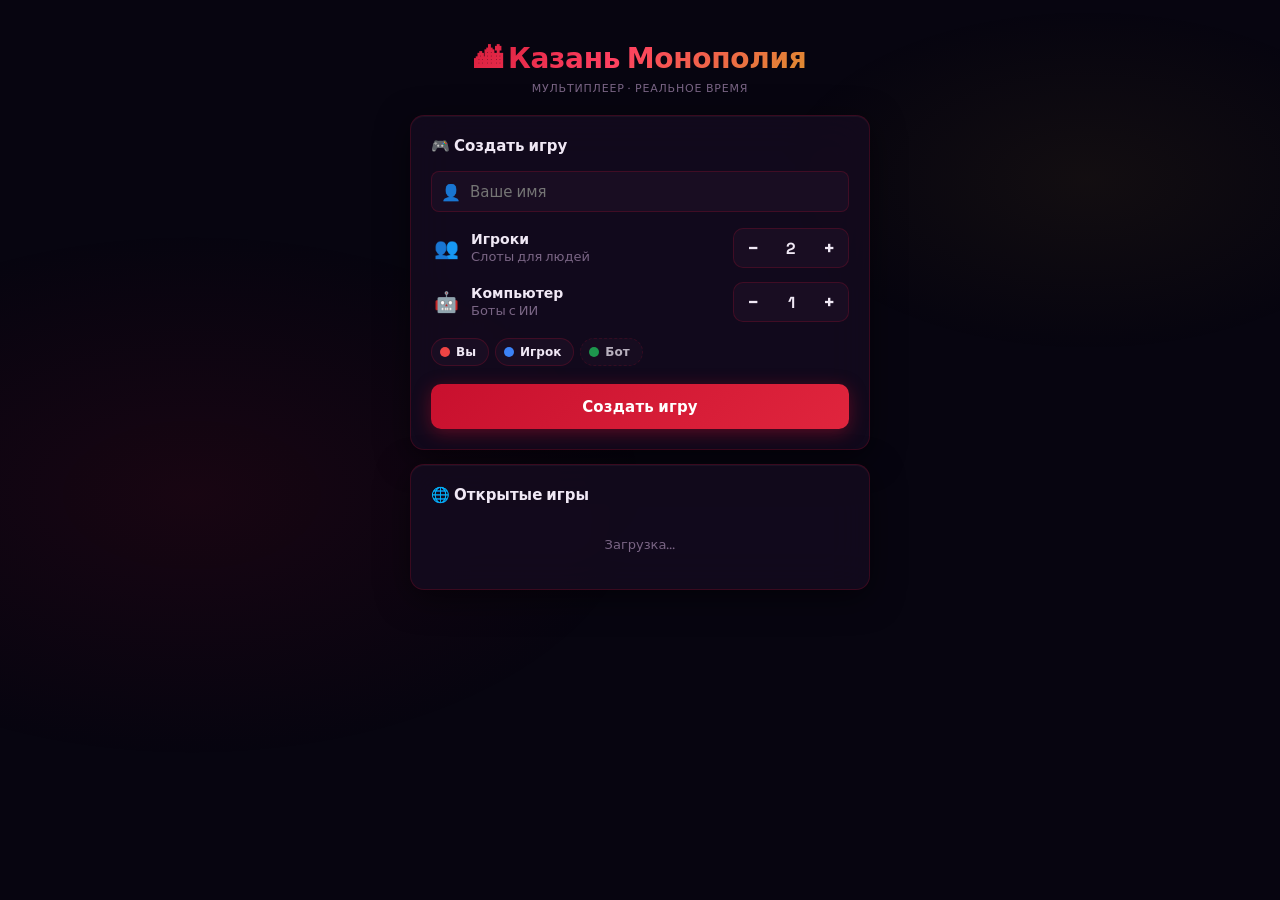
<file: monopoly_bot/static/index.html>
<!DOCTYPE html>
<html lang="ru">
<head>
<meta charset="UTF-8"/>
<meta name="viewport" content="width=device-width, initial-scale=1.0, maximum-scale=1.0"/>
<title>Казань Монополия</title>
<style>
@import url('https://fonts.googleapis.com/css2?family=Space+Grotesk:wght@400;500;600;700;800&display=swap');

/* ─── Reset & Base ─────────────────────────────────────── */
*{box-sizing:border-box;margin:0;padding:0}
:root{
  /* KSTB Brand */
  --kstb-red:#C8102E;
  --kstb-red-dk:#9A0A22;
  --kstb-red-glow:rgba(200,16,46,.4);
  --kstb-gold:#D4A520;
  --kstb-gold-glow:rgba(212,165,32,.32);
  /* Backgrounds */
  --bg:#070510;
  --card:rgba(18,10,26,.97);
  --card2:rgba(26,14,36,.97);
  --glass:rgba(20,11,30,.88);
  /* Text */
  --text:#F0E8F5;
  --text2:#7A6585;
  /* Semantic */
  --accent:#C8102E;
  --accent2:#9A0A22;
  --border:rgba(200,16,46,.22);
  --green:#1ED47A;
  --red:#F03050;
  --yellow:#D4A520;
  --radius:14px;
  --cell:48px;
  --corner:96px;
}
html,body{height:100%;background:var(--bg);color:var(--text);font-family:'Space Grotesk',system-ui,sans-serif;overflow:hidden}
body::before{content:'';position:fixed;inset:0;background:radial-gradient(ellipse 55% 45% at 15% 55%,rgba(200,16,46,.09) 0%,transparent 65%),radial-gradient(ellipse 45% 35% at 85% 20%,rgba(212,165,32,.06) 0%,transparent 55%);pointer-events:none;z-index:0}
button{cursor:pointer;border:none;border-radius:8px;font-family:inherit;font-size:14px;font-weight:700;transition:all .18s cubic-bezier(.4,0,.2,1)}
button:active{transform:scale(.96)}
input,select{background:var(--card2);border:1px solid var(--border);border-radius:8px;color:var(--text);font-family:inherit;font-size:14px;padding:10px 14px;outline:none;width:100%;transition:border-color .2s}
input:focus{border-color:var(--kstb-red);box-shadow:0 0 0 3px var(--kstb-red-glow)}
.hidden{display:none!important}

/* ─── Screens ──────────────────────────────────────────── */
#lobby-screen,#game-screen{position:fixed;inset:0;display:flex;z-index:1}

/* ─── Lobby ────────────────────────────────────────────── */
#lobby-screen{flex-direction:column;align-items:center;justify-content:flex-start;padding:24px 16px;overflow-y:auto;gap:14px;background:transparent}
.lobby-header{text-align:center;padding:16px 0 6px;width:100%;max-width:460px}
.lobby-header h1{font-size:28px;font-weight:800;background:linear-gradient(135deg,var(--kstb-red) 0%,#FF4060 45%,var(--kstb-gold) 100%);-webkit-background-clip:text;-webkit-text-fill-color:transparent;background-clip:text;letter-spacing:-.3px}
.lobby-header p{color:var(--text2);font-size:11px;margin-top:5px;letter-spacing:.8px;text-transform:uppercase}
.lobby-card{background:var(--glass);border:1px solid var(--border);border-radius:var(--radius);padding:20px;width:100%;max-width:460px;backdrop-filter:blur(20px);-webkit-backdrop-filter:blur(20px);box-shadow:0 1px 0 rgba(255,255,255,.04) inset,0 8px 32px rgba(0,0,0,.5)}
.lobby-card h2{color:var(--text);margin-bottom:16px;font-size:15px;font-weight:700;display:flex;align-items:center;gap:8px}
.name-input-wrap{position:relative}
.name-input-wrap input{padding-left:38px;font-size:15px}
.name-input-wrap .name-prefix{position:absolute;left:10px;top:50%;transform:translateY(-50%);font-size:16px;pointer-events:none}
.player-setup{display:flex;flex-direction:column;gap:14px}
.stepper-row{display:flex;align-items:center;gap:12px}
.stepper-label{display:flex;align-items:center;gap:10px;flex:1;min-width:0}
.stepper-icon{font-size:20px;width:30px;text-align:center}
.stepper-text{font-size:13px;color:var(--text2);line-height:1.3}
.stepper-text strong{display:block;color:var(--text);font-size:14px;font-weight:700}
.stepper-ctrl{display:flex;align-items:center;background:var(--card2);border:1px solid var(--border);border-radius:10px;overflow:hidden;flex-shrink:0}
.stepper-btn{width:38px;height:38px;background:none;color:var(--text);font-size:20px;font-weight:700;border-radius:0;display:flex;align-items:center;justify-content:center;line-height:1}
.stepper-btn:hover{background:rgba(200,16,46,.18)}
.stepper-btn:disabled{opacity:.25;cursor:default}
.stepper-val{width:38px;text-align:center;font-size:16px;font-weight:800;color:var(--text)}
.players-preview{display:flex;gap:6px;margin-top:2px;flex-wrap:wrap}
.avatar-chip{display:flex;align-items:center;gap:6px;background:var(--card2);border:1px solid var(--border);border-radius:20px;padding:5px 12px 5px 8px;font-size:12px;font-weight:600;transition:all .2s}
.avatar-chip .dot{width:10px;height:10px;border-radius:50%;flex-shrink:0}
.avatar-chip.bot-chip{border-style:dashed;opacity:.75}
.btn-primary{background:linear-gradient(135deg,var(--kstb-red),#E0253D);color:#fff;padding:13px 20px;width:100%;font-size:15px;font-weight:700;margin-top:4px;border-radius:10px;box-shadow:0 4px 18px var(--kstb-red-glow);letter-spacing:.2px}
.btn-primary:hover{filter:brightness(1.12);box-shadow:0 6px 24px var(--kstb-red-glow)}
.btn-secondary{background:transparent;color:var(--text);border:1px solid var(--border);padding:9px 16px;border-radius:8px}
.btn-secondary:hover{border-color:var(--kstb-red);color:var(--kstb-red)}
.btn-success{background:var(--green);color:#000;padding:7px 14px;font-size:13px;border-radius:7px;font-weight:700}
.btn-success:hover{filter:brightness(1.1)}
.games-list{display:flex;flex-direction:column;gap:8px}
.game-item{background:var(--card2);border:1px solid var(--border);border-radius:10px;padding:12px 14px;display:flex;align-items:center;justify-content:space-between;gap:10px;transition:border-color .2s}
.game-item:hover{border-color:rgba(200,16,46,.4)}
.game-item-info .owner{font-weight:700;font-size:13px}
.game-item-info .slots{font-size:11px;color:var(--text2);margin-top:2px}
.waiting-players{display:flex;flex-direction:column;gap:6px;margin-top:8px}
.waiting-player{background:var(--card2);border-radius:8px;padding:9px 14px;display:flex;align-items:center;gap:8px;font-size:14px}
.color-dot{width:13px;height:13px;border-radius:50%;flex-shrink:0}
.status-dot{width:8px;height:8px;border-radius:50%;background:var(--yellow);animation:pulse 1.2s infinite}
@keyframes pulse{0%,100%{opacity:1}50%{opacity:.35}}
.no-games{color:var(--text2);font-size:13px;text-align:center;padding:16px}
.lobby-divider{border:none;border-top:1px solid var(--border);width:100%;max-width:460px}

/* ─── Game Screen ──────────────────────────────────────── */
#game-screen{flex-direction:column;overflow:hidden}

/* ─── Board Wrap ───────────────────────────────────────── */
#board-wrap{
  width:100%;
  height:min(100vw, calc(100dvh - 195px));
  max-width:min(100vw, calc(100dvh - 195px));
  margin:0 auto;
  flex-shrink:0;
  position:relative;
  display:flex;
  align-items:center;
  justify-content:center;
  background:transparent;
}

/* ─── Board ────────────────────────────────────────────── */
#board{
  display:grid;
  grid-template-columns:var(--corner) repeat(9,var(--cell)) var(--corner);
  grid-template-rows:var(--corner) repeat(9,var(--cell)) var(--corner);
  border:2px solid rgba(200,16,46,.3);
  background:#0a3614;
  position:relative;
  flex-shrink:0;
  border-radius:6px;
  overflow:visible;
  box-shadow:0 0 40px rgba(200,16,46,.1),0 0 0 1px rgba(212,165,32,.07);
}

/* ─── Token Overlay ────────────────────────────────────── */
#token-overlay{
  position:absolute;
  inset:0;
  pointer-events:none;
  z-index:15;
  overflow:visible;
}
.ov-token{
  position:absolute;
  pointer-events:none;
  transform:translate(-50%,-50%);
  transition:left .22s cubic-bezier(.4,0,.2,1), top .22s cubic-bezier(.4,0,.2,1);
  filter:drop-shadow(0 2px 6px rgba(0,0,0,.8));
  z-index:15;
}
.ov-token.just-arrived{animation:tokenArrival .35s cubic-bezier(.175,.885,.32,1.275) forwards}
@keyframes tokenArrival{
  0%  {transform:translate(-50%,-80%) scale(.6)}
  60% {transform:translate(-50%,-44%) scale(1.18)}
  100%{transform:translate(-50%,-50%) scale(1)}
}
.ov-token.bankrupt{opacity:.3}

/* ─── Dice Overlay ─────────────────────────────────────── */
#dice-overlay{
  position:absolute;
  inset:0;
  display:flex;
  align-items:center;
  justify-content:center;
  pointer-events:none;
  z-index:25;
}
.dice-anim-wrap{
  display:flex;
  gap:16px;
  padding:18px 24px;
  background:rgba(7,5,16,.92);
  border-radius:20px;
  border:1px solid rgba(200,16,46,.28);
  backdrop-filter:blur(24px);
  box-shadow:0 12px 48px rgba(0,0,0,.8),0 0 0 1px rgba(255,255,255,.04);
}
.die-face{
  width:54px;height:54px;
  background:linear-gradient(145deg,#fff,#e0e0e0);
  border-radius:12px;
  display:grid;
  grid-template-columns:repeat(3,1fr);
  align-items:center;
  justify-items:center;
  padding:6px;
  box-shadow:0 4px 14px rgba(0,0,0,.6),inset 0 1px 0 rgba(255,255,255,.9);
}
.die-pip{width:10px;height:10px;border-radius:50%;background:#1a0820}
.die-pip.empty{background:transparent}

@keyframes diceRollAnim{
  0%  {transform:rotate(0deg)   scale(1)    translateY(0)}
  8%  {transform:rotate(-18deg) scale(1.1)  translateY(-5px)}
  18% {transform:rotate(22deg)  scale(1.15) translateY(-9px)}
  28% {transform:rotate(-28deg) scale(1.2)  translateY(-12px)}
  38% {transform:rotate(24deg)  scale(1.16) translateY(-8px)}
  48% {transform:rotate(-20deg) scale(1.12) translateY(-6px)}
  58% {transform:rotate(16deg)  scale(1.09) translateY(-4px)}
  70% {transform:rotate(-10deg) scale(1.05) translateY(-2px)}
  82% {transform:rotate(6deg)   scale(1.02) translateY(-1px)}
  92% {transform:rotate(-3deg)  scale(1.01) translateY(0)}
  100%{transform:rotate(0deg)   scale(1)    translateY(0)}
}
.die-face.rolling{animation:diceRollAnim .95s ease-out}
@keyframes diceReveal{
  0%  {transform:scale(.4) rotate(25deg);opacity:0}
  55% {transform:scale(1.18) rotate(-5deg);opacity:1}
  100%{transform:scale(1) rotate(0deg);opacity:1}
}
.die-face.reveal{animation:diceReveal .32s ease-out forwards}

/* ─── Bottom Section ───────────────────────────────────── */
#bottom-section{
  flex:1;
  display:flex;
  flex-direction:column;
  overflow:hidden;
  min-height:0;
  background:var(--card);
  border-top:1px solid var(--border);
}

/* Turn indicator */
#turn-indicator{
  padding:6px 14px;
  background:linear-gradient(90deg,rgba(200,16,46,.14),rgba(200,16,46,.05));
  border-bottom:1px solid var(--border);
  font-size:12px;
  display:flex;
  align-items:center;
  justify-content:center;
  gap:6px;
  flex-shrink:0;
  min-height:30px;
  letter-spacing:.2px;
}
#turn-indicator .ti-name{font-weight:700;color:var(--kstb-gold)}
#turn-indicator .ti-dot{width:9px;height:9px;border-radius:50%;flex-shrink:0}

/* Dice result bar */
#dice-bar{
  display:flex;
  align-items:center;
  justify-content:center;
  gap:6px;
  padding:4px 0 2px;
  flex-shrink:0;
  background:var(--bg);
  border-bottom:1px solid var(--border);
  transition:all .2s;
}
#dice-bar.empty{display:none}
.bar-die{
  width:30px;height:30px;
  background:linear-gradient(145deg,#fff,#e0e0e0);
  border-radius:7px;
  display:grid;
  grid-template-columns:repeat(3,1fr);
  align-items:center;
  justify-items:center;
  padding:4px;
  box-shadow:0 1px 6px rgba(0,0,0,.5);
}
.bar-pip{width:7px;height:7px;border-radius:50%;background:#1a0820}
.bar-pip.empty{background:transparent}
@keyframes barDiePop{
  0%{transform:scale(.5);opacity:0}
  65%{transform:scale(1.15);opacity:1}
  100%{transform:scale(1);opacity:1}
}
.bar-die.popped{animation:barDiePop .3s ease-out}

/* ─── Players Strip ────────────────────────────────────── */
#players-strip{
  display:flex;
  gap:6px;
  padding:6px 8px;
  overflow-x:auto;
  flex-shrink:0;
  border-bottom:1px solid var(--border);
  -webkit-overflow-scrolling:touch;
  scrollbar-width:none;
}
#players-strip::-webkit-scrollbar{display:none}
.strip-card{
  display:flex;
  flex-direction:column;
  align-items:center;
  gap:2px;
  min-width:62px;
  padding:6px 5px 4px;
  background:var(--card2);
  border-radius:10px;
  border:1.5px solid rgba(200,16,46,.15);
  flex-shrink:0;
  transition:border-color .2s,background .2s,box-shadow .2s;
}
.strip-card.active-sc{
  border-color:var(--kstb-gold);
  background:rgba(212,165,32,.08);
  box-shadow:0 0 14px var(--kstb-gold-glow);
}
.strip-card.bankrupt-sc{opacity:.35}
.strip-pawn{width:22px;height:26px;flex-shrink:0}
.strip-name{font-size:9px;font-weight:700;text-align:center;color:var(--text);white-space:nowrap;max-width:60px;overflow:hidden;text-overflow:ellipsis}
.strip-money{font-size:9px;color:var(--green);font-weight:700}
.strip-pos{font-size:7px;color:var(--text2);text-align:center;white-space:nowrap;max-width:62px;overflow:hidden;text-overflow:ellipsis}
.strip-badge{font-size:7px;border-radius:3px;padding:1px 4px;font-weight:800;line-height:1.2}
.strip-badge.turn{background:var(--kstb-gold);color:#000}
.strip-badge.ai{background:var(--kstb-red);color:#fff}
.strip-badge.jail{background:#7c3aed;color:#fff}

/* ─── Extra panel (Log / Props) ────────────────────────── */
#extra-tabs{display:flex;border-bottom:1px solid var(--border);flex-shrink:0}
.etab{flex:1;padding:6px 0;font-size:11px;font-weight:700;background:none;color:var(--text2);border-radius:0;border-bottom:2px solid transparent;letter-spacing:.3px}
.etab.active{color:var(--kstb-red);border-bottom-color:var(--kstb-red)}
#extra-panel{overflow:hidden;max-height:0;transition:max-height .22s ease;flex-shrink:0}
#extra-panel.open{max-height:110px}
#extra-content{overflow-y:auto;max-height:110px;padding:6px 8px}
#log-panel{display:flex;flex-direction:column;gap:3px}
.log-entry{font-size:10.5px;color:var(--text2);line-height:1.4;padding:2px 0;border-bottom:1px solid rgba(255,255,255,.04)}
.log-entry:last-child{color:var(--text);font-weight:500}
#props-list{display:flex;flex-direction:column;gap:5px}
.prop-item{background:var(--card2);border:1px solid var(--border);border-radius:8px;padding:7px 9px;cursor:pointer;transition:border-color .15s}
.prop-item:hover{border-color:var(--kstb-red)}
.prop-item-top{display:flex;align-items:center;gap:6px}
.prop-color-bar{width:7px;height:26px;border-radius:3px;flex-shrink:0}
.prop-item-name{font-size:11px;font-weight:600;flex:1;line-height:1.3}
.prop-item-houses{font-size:9px;color:var(--green)}
.prop-item-mortgaged{font-size:9px;color:var(--red)}
.prop-actions{margin-top:5px;display:flex;flex-wrap:wrap;gap:4px}
.prop-action-btn{font-size:10px;padding:3px 8px;border-radius:4px;font-weight:700}
.prop-action-btn.build{background:var(--green);color:#000}
.prop-action-btn.sell{background:var(--kstb-gold);color:#000}
.prop-action-btn.mortgage{background:var(--kstb-red);color:#fff}
.prop-action-btn.unmortgage{background:#8b5cf6;color:#fff}

/* ─── Actions ──────────────────────────────────────────── */
#actions{
  display:flex;flex-wrap:wrap;gap:6px;
  padding:8px;
  border-top:1px solid var(--border);
  flex-shrink:0;
}
.action-btn{flex:1;min-width:calc(50% - 4px);padding:12px 5px;font-size:13px;font-weight:700;border-radius:9px;letter-spacing:.2px}
.action-btn.roll{background:linear-gradient(135deg,var(--kstb-red),#E0253D);color:#fff;box-shadow:0 4px 18px var(--kstb-red-glow)}
.action-btn.roll:hover{filter:brightness(1.1);box-shadow:0 6px 24px var(--kstb-red-glow)}
.action-btn.buy{background:var(--green);color:#000;font-weight:700}
.action-btn.decline{background:var(--card2);color:var(--text2);border:1px solid var(--border)}
.action-btn.endturn{background:var(--card2);color:var(--text);border:1px solid var(--border)}
.action-btn.endturn:hover{border-color:var(--green);color:var(--green)}
.action-btn.bail{background:var(--kstb-gold);color:#000}
.action-btn.card{background:#8b5cf6;color:#fff}

/* ─── Board Cells ──────────────────────────────────────── */
.cell{
  border:1px solid rgba(255,255,255,.06);
  position:relative;display:flex;flex-direction:column;
  overflow:hidden;cursor:pointer;transition:filter .12s;
  background:#0a3614;
}
.cell:hover{filter:brightness(1.25)}
.color-strip{flex-shrink:0}
.side-bottom .color-strip,.side-top .color-strip{height:12px;width:100%}
.side-right .color-strip,.side-left .color-strip{width:12px;height:100%;position:absolute;top:0;bottom:0}
.side-right .color-strip{right:0}
.side-left .color-strip{left:0}
.side-bottom .color-strip{order:-1}
.side-top .color-strip{order:99}
.cell-inner{flex:1;display:flex;flex-direction:column;align-items:center;justify-content:center;padding:2px;overflow:hidden;gap:1px}
.side-right .cell-inner,.side-left .cell-inner{padding:2px 14px 2px 2px}
.side-left .cell-inner{padding:2px 2px 2px 14px}
.cell-icon{font-size:13px;line-height:1;flex-shrink:0}
.cell-name{font-size:5.5px;font-weight:700;text-align:center;color:#e8f5e9;line-height:1.25;word-break:break-word;overflow:hidden}
.cell-price{font-size:5px;color:#a5f3c8;text-align:center;font-weight:600;white-space:nowrap}
.side-right .cell-inner{writing-mode:vertical-lr;text-orientation:mixed;transform:rotate(180deg);padding:4px}
.side-left .cell-inner{writing-mode:vertical-lr;text-orientation:mixed;padding:4px}
.cell.owned{outline:2px solid;outline-offset:-2px}
.cell.corner{background:#0a3614}
.corner-inner{width:100%;height:100%;display:flex;flex-direction:column;align-items:center;justify-content:center;gap:3px;padding:6px}
.corner-icon{font-size:30px;line-height:1}
.corner-label-text{font-size:8px;font-weight:800;color:#fff;text-align:center;line-height:1.3;white-space:pre-line}
.cell.mortgaged::after{content:'ЗАЛОГ';position:absolute;inset:0;background:rgba(0,0,0,.65);color:#F03050;font-size:6px;font-weight:800;display:flex;align-items:center;justify-content:center;letter-spacing:.5px}
.house-row{display:flex;gap:1px;justify-content:center;flex-shrink:0;flex-wrap:wrap;min-height:5px}
.side-bottom .house-row,.side-top .house-row{padding:1px 2px;flex-direction:row}
.side-right .house-row,.side-left .house-row{position:absolute;top:1px;left:1px;right:13px;flex-direction:column}
.side-right .house-row{left:13px;right:1px}
.house-dot{width:5px;height:5px;border-radius:1px;background:#1ED47A;flex-shrink:0}
.house-dot.hotel{background:#F03050;width:5px;height:7px;border-radius:2px}
.tokens{display:flex;flex-wrap:wrap;gap:1px;padding:1px;justify-content:center;position:absolute;bottom:1px;left:1px;right:1px}
.cell.corner .tokens{position:absolute;bottom:4px;left:4px;right:4px}
.token{width:8px;height:8px;border-radius:50%;border:1px solid rgba(0,0,0,.5);flex-shrink:0;box-shadow:0 0 3px rgba(0,0,0,.5)}
.cell.chance-cell{background:#130e2a}
.cell.chest-cell{background:#0e2016}

/* ─── Space Popup ──────────────────────────────────────── */
#space-popup{position:fixed;background:var(--glass);border:1px solid var(--border);border-radius:16px;padding:18px;width:268px;z-index:200;box-shadow:0 12px 48px rgba(0,0,0,.8);backdrop-filter:blur(24px);-webkit-backdrop-filter:blur(24px);display:none}
#space-popup h3{font-size:14px;margin-bottom:8px;padding-right:26px;font-weight:700}
#space-popup .sp-color{height:6px;border-radius:4px;margin-bottom:12px}
#space-popup .sp-row{display:flex;justify-content:space-between;font-size:12px;color:var(--text2);padding:3px 0;border-bottom:1px solid rgba(255,255,255,.05)}
#space-popup .sp-row:last-child{border-bottom:none}
#space-popup .sp-row span{color:var(--text);font-weight:600}
#popup-close{position:absolute;top:10px;right:10px;background:none;color:var(--text2);font-size:18px;padding:2px 6px;line-height:1;border-radius:6px}
#popup-close:hover{color:var(--text);background:var(--card2)}

/* ─── Winner overlay ───────────────────────────────────── */
#winner-overlay{position:fixed;inset:0;background:rgba(7,5,16,.92);display:flex;align-items:center;justify-content:center;z-index:300;backdrop-filter:blur(16px)}
#winner-box{background:var(--glass);border:2px solid var(--kstb-red);border-radius:20px;padding:36px 28px;text-align:center;max-width:310px;width:90%;box-shadow:0 0 60px var(--kstb-red-glow),0 24px 80px rgba(0,0,0,.7)}
#winner-box h2{font-size:22px;margin-bottom:8px;font-weight:700}
#winner-box .winner-name{font-size:30px;font-weight:800;background:linear-gradient(135deg,var(--kstb-red),var(--kstb-gold));-webkit-background-clip:text;-webkit-text-fill-color:transparent;background-clip:text;margin:12px 0}
#winner-box p{color:var(--text2);margin-bottom:20px;font-size:13px}

/* ─── Scrollbar ─────────────────────────────────────────── */
::-webkit-scrollbar{width:3px;height:3px}
::-webkit-scrollbar-track{background:transparent}
::-webkit-scrollbar-thumb{background:rgba(200,16,46,.35);border-radius:2px}
</style>
</head>
<body>

<!-- ═══ LOBBY SCREEN ═══════════════════════════════════════ -->
<div id="lobby-screen">
  <div class="lobby-header">
    <h1>🏙 Казань Монополия</h1>
    <p>Мультиплеер · Реальное время</p>
  </div>

  <div class="lobby-card" id="create-card">
    <h2>🎮 Создать игру</h2>
    <div class="name-input-wrap" style="margin-bottom:16px">
      <span class="name-prefix">👤</span>
      <input type="text" id="player-name-input" placeholder="Ваше имя" maxlength="20"/>
    </div>
    <div class="player-setup">
      <div class="stepper-row">
        <div class="stepper-label">
          <span class="stepper-icon">👥</span>
          <div class="stepper-text"><strong>Игроки</strong>Слоты для людей</div>
        </div>
        <div class="stepper-ctrl">
          <button class="stepper-btn" id="humans-minus" onclick="stepHumans(-1)">−</button>
          <span class="stepper-val" id="humans-val">2</span>
          <button class="stepper-btn" id="humans-plus" onclick="stepHumans(1)">+</button>
        </div>
      </div>
      <div class="stepper-row">
        <div class="stepper-label">
          <span class="stepper-icon">🤖</span>
          <div class="stepper-text"><strong>Компьютер</strong>Боты с ИИ</div>
        </div>
        <div class="stepper-ctrl">
          <button class="stepper-btn" id="ai-minus" onclick="stepAI(-1)">−</button>
          <span class="stepper-val" id="ai-val">1</span>
          <button class="stepper-btn" id="ai-plus" onclick="stepAI(1)">+</button>
        </div>
      </div>
      <div id="players-preview" class="players-preview"></div>
      <button class="btn-primary" onclick="createGame()">Создать игру</button>
    </div>
  </div>

  <div class="lobby-card">
    <h2>🌐 Открытые игры <span id="games-count" style="color:var(--text2);font-size:12px;font-weight:400"></span></h2>
    <div id="games-list" class="games-list"><div class="no-games">Загрузка...</div></div>
  </div>

  <div class="lobby-card hidden" id="waiting-card">
    <h2>⏳ Ждём игроков <span id="waiting-count" style="color:var(--text2);font-size:12px;font-weight:400"></span></h2>
    <div id="waiting-players" class="waiting-players"></div>
    <button class="btn-secondary" style="width:100%;margin-top:12px" onclick="leaveWaiting()">Выйти</button>
  </div>
</div>

<!-- ═══ GAME SCREEN ══════════════════════════════════════════ -->
<div id="game-screen" class="hidden">
  <!-- Board: full width, square -->
  <div id="board-wrap">
    <div id="board"></div>
    <!-- Overlay: animated pawn tokens -->
    <div id="token-overlay"></div>
    <!-- Overlay: dice animation -->
    <div id="dice-overlay" class="hidden">
      <div class="dice-anim-wrap">
        <div class="die-face" id="die-face-1"></div>
        <div class="die-face" id="die-face-2"></div>
      </div>
    </div>
  </div>

  <!-- Bottom section -->
  <div id="bottom-section">
    <div id="turn-indicator">Ожидание...</div>
    <div id="dice-bar" class="empty"></div>
    <div id="players-strip"></div>
    <div id="extra-tabs">
      <button class="etab active" onclick="switchETab('log')">📋 Лог</button>
      <button class="etab" onclick="switchETab('props')">🏠 Имущество</button>
    </div>
    <div id="extra-panel">
      <div id="extra-content">
        <div id="tab-log"><div id="log-panel"></div></div>
        <div id="tab-props" class="hidden"><div id="props-list"></div></div>
      </div>
    </div>
    <div id="actions"></div>
  </div>
</div>

<!-- Space info popup -->
<div id="space-popup">
  <button id="popup-close" onclick="closePopup()">×</button>
  <div id="popup-color-bar" class="sp-color"></div>
  <h3 id="popup-name"></h3>
  <div id="popup-body"></div>
</div>

<!-- Winner overlay -->
<div id="winner-overlay" class="hidden">
  <div id="winner-box">
    <h2>🏆 Победитель!</h2>
    <div class="winner-name" id="winner-name"></div>
    <p>Все остальные игроки обанкротились</p>
    <button class="btn-primary" onclick="backToLobby()">В лобби</button>
  </div>
</div>

<script>
// ═══════════════════════════════════════════════════════════
// CONSTANTS & STATE
// ═══════════════════════════════════════════════════════════
const WS_URL   = location.protocol==='https:' ? 'wss://gafrustam.ru/monopoly/ws'    : `ws://${location.hostname}:8003/ws`;
const BOARD_URL= location.protocol==='https:' ? 'https://gafrustam.ru/monopoly/board': `http://${location.hostname}:8003/board`;
const PID_KEY = 'monopoly_pid';
const GID_KEY = 'monopoly_gid';

const COLOR_HEX = {
  brown:'#8B4513', lblue:'#5bb8e8', pink:'#e056a0', orange:'#f97316',
  red:'#ef4444',   yellow:'#eab308', green:'#16a34a', dblue:'#3b82f6'
};
const PLAYER_COLORS = ['#ef4444','#3b82f6','#22c55e','#eab308','#a855f7','#f97316'];

const DICE_FACES = {
  1:[0,0,0, 0,1,0, 0,0,0],
  2:[1,0,0, 0,0,0, 0,0,1],
  3:[1,0,0, 0,1,0, 0,0,1],
  4:[1,0,1, 0,0,0, 1,0,1],
  5:[1,0,1, 0,1,0, 1,0,1],
  6:[1,0,1, 1,0,1, 1,0,1],
};

let ws = null;
let myPlayerId = localStorage.getItem(PID_KEY);
let boardData = [];
let colorGroups = {};
let gameState = null;
let boardBuilt = false;
let currentETab = 'log';
let extraOpen = false;

// Stepper state
let setupHumans = 2;
let setupAI = 1;

// Animation state
let overlayTokens = {};     // playerId → DOM element in #token-overlay
let prevPositions = {};     // playerId → last known position
let prevDiceRolled = false; // track dice state transitions
let isAnimating = false;

// ═══════════════════════════════════════════════════════════
// VIEWPORT HEIGHT FIX
// ═══════════════════════════════════════════════════════════
function setVH() {
  document.documentElement.style.setProperty('--dvh', window.innerHeight * 0.01 + 'px');
}
window.addEventListener('resize', () => { setVH(); scaleBoardToFit(); });
setVH();

// ═══════════════════════════════════════════════════════════
// SVG PAWN
// ═══════════════════════════════════════════════════════════
function pawnSVG(color, w=22, h=26) {
  // light/shadow variants of the color for 3D effect
  return `<svg width="${w}" height="${h}" viewBox="0 0 22 26" xmlns="http://www.w3.org/2000/svg">
    <defs>
      <radialGradient id="pg${color.replace('#','')}" cx="40%" cy="30%" r="70%">
        <stop offset="0%" stop-color="${lighten(color, 40)}"/>
        <stop offset="100%" stop-color="${darken(color, 25)}"/>
      </radialGradient>
    </defs>
    <!-- Head -->
    <circle cx="11" cy="6" r="4.5" fill="url(#pg${color.replace('#','')})" stroke="rgba(0,0,0,.25)" stroke-width=".8"/>
    <!-- Neck -->
    <rect x="9.5" y="9.5" width="3" height="2.5" rx="1" fill="${darken(color,15)}" stroke="rgba(0,0,0,.2)" stroke-width=".6"/>
    <!-- Body -->
    <path d="M5.5 12 Q4.5 17 3.5 22 L18.5 22 Q17.5 17 16.5 12 Q14 11 11 11 Q8 11 5.5 12Z"
          fill="url(#pg${color.replace('#','')})" stroke="rgba(0,0,0,.25)" stroke-width=".8"/>
    <!-- Base -->
    <ellipse cx="11" cy="22.5" rx="6.5" ry="2.5" fill="${darken(color,30)}" stroke="rgba(0,0,0,.3)" stroke-width=".6"/>
    <!-- Shine -->
    <ellipse cx="9" cy="5" rx="1.8" ry="1.2" fill="rgba(255,255,255,.35)" transform="rotate(-20,9,5)"/>
  </svg>`;
}

function lighten(hex, pct) {
  const n = parseInt(hex.slice(1), 16);
  const r = Math.min(255, (n>>16) + Math.round(pct*2.55));
  const g = Math.min(255, ((n>>8)&0xff) + Math.round(pct*2.55));
  const b = Math.min(255, (n&0xff) + Math.round(pct*2.55));
  return `#${((r<<16)|(g<<8)|b).toString(16).padStart(6,'0')}`;
}
function darken(hex, pct) {
  const n = parseInt(hex.slice(1), 16);
  const r = Math.max(0, (n>>16) - Math.round(pct*2.55));
  const g = Math.max(0, ((n>>8)&0xff) - Math.round(pct*2.55));
  const b = Math.max(0, (n&0xff) - Math.round(pct*2.55));
  return `#${((r<<16)|(g<<8)|b).toString(16).padStart(6,'0')}`;
}

// ═══════════════════════════════════════════════════════════
// STEPPER LOGIC
// ═══════════════════════════════════════════════════════════
function stepHumans(d) {
  setupHumans = Math.max(1, Math.min(4, setupHumans + d));
  if (setupHumans + setupAI > 6) setupAI = Math.max(0, 6 - setupHumans);
  updateSteppers();
}
function stepAI(d) {
  setupAI = Math.max(0, Math.min(4, setupAI + d));
  if (setupHumans + setupAI > 6) setupHumans = Math.max(1, 6 - setupAI);
  if (setupHumans + setupAI < 2) setupAI = Math.max(0, 2 - setupHumans);
  updateSteppers();
}
function updateSteppers() {
  const total = setupHumans + setupAI;
  document.getElementById('humans-val').textContent = setupHumans;
  document.getElementById('ai-val').textContent = setupAI;
  document.getElementById('humans-minus').disabled = setupHumans <= 1;
  document.getElementById('humans-plus').disabled = setupHumans >= 4 || total >= 6;
  document.getElementById('ai-minus').disabled = setupAI <= 0 || total <= 2;
  document.getElementById('ai-plus').disabled = setupAI >= 4 || total >= 6;
  const preview = document.getElementById('players-preview');
  preview.innerHTML = '';
  for (let i = 0; i < setupHumans; i++) {
    const chip = document.createElement('div');
    chip.className = 'avatar-chip';
    chip.innerHTML = `<span class="dot" style="background:${PLAYER_COLORS[i]}"></span>${i===0?'Вы':'Игрок'}`;
    preview.appendChild(chip);
  }
  for (let i = 0; i < setupAI; i++) {
    const chip = document.createElement('div');
    chip.className = 'avatar-chip bot-chip';
    chip.innerHTML = `<span class="dot" style="background:${PLAYER_COLORS[setupHumans+i]}"></span>Бот`;
    preview.appendChild(chip);
  }
}

// ═══════════════════════════════════════════════════════════
// WEBSOCKET
// ═══════════════════════════════════════════════════════════
function connect() {
  ws = new WebSocket(WS_URL);
  ws.onopen = () => send({ action: 'identify', player_id: myPlayerId });
  ws.onmessage = e => handleMsg(JSON.parse(e.data));
  ws.onclose = () => setTimeout(connect, 2000);
  ws.onerror = () => ws.close();
}
function send(obj) {
  if (ws && ws.readyState === WebSocket.OPEN) ws.send(JSON.stringify(obj));
}
function handleMsg(msg) {
  switch (msg.type) {
    case 'identified':
      myPlayerId = msg.player_id;
      localStorage.setItem(PID_KEY, myPlayerId);
      renderLobby(msg.open_games || []);
      tryRejoin();
      break;
    case 'lobby':
      renderLobby(msg.open_games || []);
      break;
    case 'game_state':
      gameState = msg;
      onGameState(msg);
      break;
    case 'error':
      showError(msg.error);
      break;
  }
}
function tryRejoin() {
  const gid = localStorage.getItem(GID_KEY);
  if (gid) send({ action: 'rejoin_game', game_id: gid });
}

// ═══════════════════════════════════════════════════════════
// BOARD DATA
// ═══════════════════════════════════════════════════════════
async function loadBoard() {
  try {
    const r = await fetch(BOARD_URL);
    const d = await r.json();
    boardData = d.board;
    colorGroups = d.color_groups;
  } catch(e) { console.error('Board load failed', e); }
}

// ═══════════════════════════════════════════════════════════
// LOBBY
// ═══════════════════════════════════════════════════════════
function renderLobby(games) {
  const list = document.getElementById('games-list');
  const cnt = document.getElementById('games-count');
  cnt.textContent = games.length ? `(${games.length})` : '';
  if (!games.length) { list.innerHTML = '<div class="no-games">Нет открытых игр</div>'; return; }
  list.innerHTML = '';
  games.forEach(g => {
    const d = document.createElement('div');
    d.className = 'game-item';
    d.innerHTML = `
      <div class="game-item-info">
        <div class="owner">${esc(g.owner)}</div>
        <div class="slots">👥 ${g.humans}/${g.max_humans} &nbsp;🤖 ${g.ai}</div>
      </div>
      ${g.humans < g.max_humans
        ? `<button class="btn-success" onclick="joinGame('${g.game_id}')">Войти</button>`
        : '<span style="color:#94a3b8;font-size:.85rem">Полная</span>'}`;
    list.appendChild(d);
  });
}
function getPlayerName() {
  return (document.getElementById('player-name-input').value || '').trim() || 'Игрок';
}
function createGame() {
  send({ action:'create_game', name:getPlayerName(), max_humans:setupHumans, max_ai:setupAI });
}
function joinGame(game_id) {
  send({ action:'join_game', game_id, name:getPlayerName() });
}
function leaveWaiting() {
  localStorage.removeItem(GID_KEY);
  gameState = null;
  showLobbyScreen();
}
function showLobbyScreen() {
  document.getElementById('lobby-screen').classList.remove('hidden');
  document.getElementById('game-screen').classList.add('hidden');
  document.getElementById('winner-overlay').classList.add('hidden');
  document.getElementById('waiting-card').classList.add('hidden');
}
function showGameScreen() {
  document.getElementById('lobby-screen').classList.add('hidden');
  document.getElementById('game-screen').classList.remove('hidden');
}

// ═══════════════════════════════════════════════════════════
// GAME STATE HANDLER
// ═══════════════════════════════════════════════════════════
function onGameState(gs) {
  localStorage.setItem(GID_KEY, gs.game_id);
  if (gs.status === 'lobby') { showWaitingRoom(gs); return; }

  showGameScreen();

  if (!boardBuilt && boardData.length) {
    buildBoard();
    boardBuilt = true;
    scaleBoardToFit();
    // init positions
    gs.players.forEach(p => { prevPositions[p.id] = p.position; });
    buildTokenOverlay(gs);
    updateOverlayTokens(gs, false);
  }

  const justRolled = gs.dice_rolled && !prevDiceRolled;
  prevDiceRolled = gs.dice_rolled;

  if (justRolled && gs.dice && gs.dice.length === 2) {
    handleRollAnimation(gs);
  } else {
    applyGameState(gs);
  }
}

async function handleRollAnimation(gs) {
  // Stop dice spinner and reveal result
  stopDiceSpinner(gs.dice[0], gs.dice[1]);

  // Animate token movements step-by-step
  await animateMovements(gs);

  // Update prev positions
  gs.players.forEach(p => { prevPositions[p.id] = p.position; });

  applyGameState(gs);
}

function applyGameState(gs) {
  gs.players.forEach(p => { prevPositions[p.id] = p.position; });
  renderBoard(gs);
  updateOverlayTokens(gs, true);
  renderPlayersStrip(gs);
  renderActions(gs);
  renderLog(gs.log || []);
  renderProps(gs);
  renderTurnIndicator(gs);

  if (gs.dice_rolled && gs.dice && gs.dice.length === 2) {
    renderDiceBar(gs.dice[0], gs.dice[1]);
  } else {
    clearDiceBar();
  }
  if (gs.status === 'finished' && gs.winner) showWinner(gs);
}

function showWaitingRoom(gs) {
  document.getElementById('lobby-screen').classList.remove('hidden');
  document.getElementById('game-screen').classList.add('hidden');
  document.getElementById('waiting-card').classList.remove('hidden');
  document.getElementById('waiting-count').textContent = `(${gs.players.length})`;
  const wp = document.getElementById('waiting-players');
  wp.innerHTML = '';
  gs.players.forEach(p => {
    const d = document.createElement('div');
    d.className = 'waiting-player';
    d.innerHTML = `<div class="color-dot" style="background:${p.color}"></div>${esc(p.name)}${p.is_ai
      ?'<span style="margin-left:6px;font-size:10px;background:var(--accent);color:#fff;border-radius:3px;padding:1px 4px">ИИ</span>'
      :'<span class="status-dot" style="margin-left:6px"></span>'}`;
    wp.appendChild(d);
  });
}

// ═══════════════════════════════════════════════════════════
// BOARD GRID POSITIONS
// ═══════════════════════════════════════════════════════════
function spaceGridPos(id) {
  if (id === 0)  return {col:1,  row:11, side:'corner'};
  if (id === 10) return {col:11, row:11, side:'corner'};
  if (id === 20) return {col:11, row:1,  side:'corner'};
  if (id === 30) return {col:1,  row:1,  side:'corner'};
  if (id >= 1  && id <= 9)  return {col:id+1,       row:11,         side:'bottom'};
  if (id >= 11 && id <= 19) return {col:11,          row:11-(id-10), side:'right'};
  if (id >= 21 && id <= 29) return {col:11-(id-20),  row:1,          side:'top'};
  if (id >= 31 && id <= 39) return {col:1,           row:id-29,      side:'left'};
}

// ═══════════════════════════════════════════════════════════
// BUILD BOARD
// ═══════════════════════════════════════════════════════════
function buildBoard() {
  const board = document.getElementById('board');
  board.innerHTML = '';
  window._cells = {};

  const center = document.createElement('div');
  center.id = 'board-center';
  center.style.cssText = 'grid-column:2/11;grid-row:2/11;display:flex;flex-direction:column;align-items:center;justify-content:center;background:#0a3614;gap:6px;pointer-events:none';
  center.innerHTML = `
    <div style="font-size:10px;color:#D4A520;font-weight:700;letter-spacing:3px;text-transform:uppercase;opacity:.85">Казань</div>
    <div style="font-size:30px;font-weight:800;background:linear-gradient(135deg,#C8102E 0%,#FF4060 50%,#D4A520 100%);-webkit-background-clip:text;-webkit-text-fill-color:transparent;background-clip:text;letter-spacing:.5px">МОНОПОЛИЯ</div>
    <div style="width:64px;height:2px;background:linear-gradient(90deg,#C8102E,#D4A520);border-radius:1px;margin:2px 0"></div>
    <div style="font-size:9px;color:#D4A520;opacity:.7;letter-spacing:1px">🏙 Казань</div>`;
  board.appendChild(center);

  boardData.forEach(space => {
    const pos = spaceGridPos(space.id);
    if (!pos) return;
    const cell = document.createElement('div');
    let classes = 'cell';
    if (pos.side === 'corner') classes += ' corner';
    else classes += ` side-${pos.side}`;
    if (space.type === 'chance') classes += ' chance-cell';
    if (space.type === 'chest')  classes += ' chest-cell';
    cell.className = classes;
    cell.id = `cell-${space.id}`;
    cell.dataset.id = space.id;
    cell.style.cssText = `grid-column:${pos.col};grid-row:${pos.row}`;
    cell.innerHTML = pos.side === 'corner' ? cornerHTML(space) : spaceHTML(space, pos.side);
    cell.addEventListener('click', () => showSpacePopup(space, cell));
    board.appendChild(cell);
    window._cells[space.id] = cell;
  });
}

function scaleBoardToFit() {
  if (!boardBuilt) return;
  const wrap = document.getElementById('board-wrap');
  const board = document.getElementById('board');
  board.style.transform = '';
  board.style.transformOrigin = 'center center';
  requestAnimationFrame(() => {
    const bw = board.offsetWidth;
    const bh = board.offsetHeight;
    const ww = wrap.clientWidth  - 2;
    const wh = wrap.clientHeight - 2;
    if (bw > 0) {
      const scale = Math.min(1, ww / bw, wh / bh);
      board.style.transform = `scale(${scale.toFixed(4)})`;
    }
    // Reposition overlay tokens after scale changes
    if (gameState) updateOverlayTokens(gameState, false);
  });
}

const CORNER_DATA = {
  0:  {icon:'🚦', label:'СТАРТ',         sub:'Получите\n200₽'},
  10: {icon:'🚔', label:'ТЮРЬМА',        sub:'Просто\nвизит'},
  20: {icon:'🅿️',  label:'СТОЯНКА',      sub:'Бесплатно'},
  30: {icon:'👮', label:'ИДИ В\nТЮРЬМУ', sub:''},
};
function cornerHTML(space) {
  const d = CORNER_DATA[space.id] || {icon:'⬛', label:space.name, sub:''};
  return `<div class="corner-inner">
    <div class="corner-icon">${d.icon}</div>
    <div class="corner-label-text">${d.label}</div>
    ${d.sub?`<div style="font-size:6px;color:#6ee7b7;text-align:center;line-height:1.3;white-space:pre-line">${d.sub}</div>`:''}
    <div class="tokens" id="tokens-${space.id}"></div>
  </div>`;
}

const SPACE_ICONS = {
  chance:{icon:'❓',bg:'#1e1b4b'}, chest:{icon:'🎁',bg:'#1a2e1a'},
  railroad:{icon:'🚇',bg:'#1e293b'}, tax:{icon:'💸',bg:'#2d1b1b'},
};
const UTILITY_ICONS = { 'Таттелеком':'📞', 'Татэнергосбыт':'⚡' };

function spaceHTML(space, side) {
  const colorHex = space.color ? (COLOR_HEX[space.color] || '#888') : null;
  const info = SPACE_ICONS[space.type];
  let icon='', bgStyle='';
  if (info) { icon=info.icon; bgStyle=`background:${info.bg}`; }
  else if (space.type==='utility') {
    const u = Object.entries(UTILITY_ICONS).find(([k])=>space.name.includes(k));
    icon=u?u[1]:'🔧'; bgStyle='background:#1c2419';
  }
  const nameStr = !icon ? shortenName(space.name) : '';
  const priceStr = space.price ? `${space.price}₽` : '';
  const inner = icon
    ? `<div class="cell-icon">${icon}</div>${priceStr?`<div class="cell-price">${priceStr}</div>`:''}`
    : `<div class="cell-name">${esc(nameStr)}</div>${priceStr?`<div class="cell-price">${priceStr}</div>`:''}`;
  return `${colorHex?`<div class="color-strip" style="background:${colorHex}"></div>`:''}
    <div class="cell-inner"${bgStyle?` style="${bgStyle}"`:''}>${inner}</div>
    <div class="house-row" id="houses-${space.id}"></div>
    <div class="tokens" id="tokens-${space.id}"></div>`;
}

function shortenName(name) {
  return (name||'')
    .replace(/^ул\.\s*/,'').replace(/^пр\.\s*/,'').replace(/^пл\.\s*/,'')
    .replace(/^ст\. м\.\s*/,'').replace(/^пр-т\s*/,'');
}

// ═══════════════════════════════════════════════════════════
// RENDER BOARD STATE
// ═══════════════════════════════════════════════════════════
function renderBoard(gs) {
  if (!boardBuilt) return;
  document.querySelectorAll('.tokens').forEach(t => t.innerHTML='');
  document.querySelectorAll('.house-row').forEach(h => h.innerHTML='');
  document.querySelectorAll('.cell').forEach(c => {
    c.classList.remove('mortgaged','owned');
    c.style.outlineColor='';
  });

  // Small position dots in cells
  const byPos = {};
  gs.players.forEach(p => {
    if (p.bankrupt) return;
    if (!byPos[p.position]) byPos[p.position] = [];
    byPos[p.position].push(p);
  });
  Object.entries(byPos).forEach(([pos, players]) => {
    const container = document.getElementById(`tokens-${pos}`);
    if (!container) return;
    players.forEach(p => {
      const tok = document.createElement('div');
      tok.className = 'token';
      tok.style.background = p.color;
      tok.title = p.name;
      container.appendChild(tok);
    });
  });

  // Houses & ownership
  gs.players.forEach(p => {
    Object.entries(p.properties || {}).forEach(([posStr, info]) => {
      const pos = parseInt(posStr);
      const cell = window._cells[pos];
      if (!cell) return;
      if (info.mortgaged) cell.classList.add('mortgaged');
      cell.classList.add('owned');
      cell.style.outlineColor = p.color;
      const hr = document.getElementById(`houses-${pos}`);
      if (hr && info.houses > 0) {
        if (info.houses === 5) {
          const dot = document.createElement('div');
          dot.className = 'house-dot hotel';
          hr.appendChild(dot);
        } else {
          for (let i=0; i<info.houses; i++) {
            const dot = document.createElement('div');
            dot.className = 'house-dot';
            hr.appendChild(dot);
          }
        }
      }
    });
  });
}

// ═══════════════════════════════════════════════════════════
// TOKEN OVERLAY
// ═══════════════════════════════════════════════════════════
function buildTokenOverlay(gs) {
  const overlay = document.getElementById('token-overlay');
  overlay.innerHTML = '';
  overlayTokens = {};
  gs.players.forEach(p => ensureOverlayToken(p));
}

function ensureOverlayToken(player) {
  const overlay = document.getElementById('token-overlay');
  if (!overlay) return null;
  if (overlayTokens[player.id]) return overlayTokens[player.id];
  const el = document.createElement('div');
  el.className = 'ov-token';
  el.id = `ov-tok-${player.id}`;
  el.innerHTML = pawnSVG(player.color, 20, 24);
  overlay.appendChild(el);
  overlayTokens[player.id] = el;
  return el;
}

function getCellCenter(position) {
  const cell = window._cells[position];
  if (!cell) return null;
  const wrap = document.getElementById('board-wrap');
  if (!wrap) return null;
  const wrapRect = wrap.getBoundingClientRect();
  const cellRect = cell.getBoundingClientRect();
  return {
    x: cellRect.left - wrapRect.left + cellRect.width / 2,
    y: cellRect.top  - wrapRect.top  + cellRect.height / 2,
  };
}

function positionToken(el, position, offX=0, offY=0, animate=true) {
  const c = getCellCenter(position);
  if (!c) return;
  if (!animate) el.style.transition = 'none';
  el.style.left = (c.x + offX) + 'px';
  el.style.top  = (c.y + offY) + 'px';
  if (!animate) requestAnimationFrame(() => {
    el.style.transition = 'left .22s cubic-bezier(.4,0,.2,1), top .22s cubic-bezier(.4,0,.2,1)';
  });
}

function updateOverlayTokens(gs, withArrival=false) {
  if (!boardBuilt) return;

  // Count players per position for stacking offset
  const byPos = {};
  gs.players.forEach(p => {
    if (p.bankrupt) return;
    if (!byPos[p.position]) byPos[p.position] = [];
    byPos[p.position].push(p.id);
  });

  gs.players.forEach(p => {
    const el = ensureOverlayToken(p);
    if (!el) return;
    el.classList.toggle('bankrupt', !!p.bankrupt);

    const playersHere = byPos[p.position] || [];
    const idx = playersHere.indexOf(p.id);
    const total = playersHere.length;
    let ox=0, oy=0;
    if (total > 1) {
      const a = (idx / total) * Math.PI * 2 - Math.PI/2;
      const r = 7;
      ox = Math.cos(a)*r;
      oy = Math.sin(a)*r;
    }

    positionToken(el, p.position, ox, oy, !withArrival);
    if (withArrival) {
      el.classList.remove('just-arrived');
      void el.offsetWidth;
      el.classList.add('just-arrived');
    }
  });
}

// ═══════════════════════════════════════════════════════════
// TOKEN STEP-BY-STEP ANIMATION
// ═══════════════════════════════════════════════════════════
function sleep(ms) { return new Promise(r => setTimeout(r, ms)); }

async function animateMovements(gs) {
  if (!boardBuilt) return;
  const moves = [];
  gs.players.forEach(p => {
    if (p.bankrupt) return;
    const prev = prevPositions[p.id];
    if (prev !== undefined && prev !== p.position) {
      moves.push({ player: p, from: prev, to: p.position });
    }
  });
  if (!moves.length) return;

  isAnimating = true;
  // Animate all moved players in parallel
  await Promise.all(moves.map(m => animatePlayerSteps(m.player, m.from, m.to)));
  isAnimating = false;
}

async function animatePlayerSteps(player, from, to) {
  const el = ensureOverlayToken(player);
  if (!el) return;

  const steps = (to - from + 40) % 40;
  if (steps === 0) return;

  // Fast step speed
  const stepMs = Math.max(60, Math.min(140, 900 / steps));

  // Count co-residents at current pos for offset
  function getOffset(pos) {
    // Simple: use angle 0 for now during animation
    return {ox:0, oy:0};
  }

  for (let i = 1; i <= steps; i++) {
    const pos = (from + i) % 40;
    const c = getCellCenter(pos);
    if (c) {
      el.style.transition = `left ${stepMs*.9}ms ease, top ${stepMs*.9}ms ease`;
      el.style.left = c.x + 'px';
      el.style.top  = c.y + 'px';
    }
    await sleep(stepMs);
  }

  // Arrival bounce
  el.classList.remove('just-arrived');
  void el.offsetWidth;
  el.classList.add('just-arrived');
  el.style.transition = 'left .22s cubic-bezier(.4,0,.2,1), top .22s cubic-bezier(.4,0,.2,1)';
}

// ═══════════════════════════════════════════════════════════
// DICE ANIMATION
// ═══════════════════════════════════════════════════════════
let diceSpinnerInterval = null;

function dieFaceInnerHTML(n, cls='die-pip') {
  const pips = DICE_FACES[n] || DICE_FACES[1];
  return pips.map(p => `<div class="${cls}${p ? '' : ' empty'}"></div>`).join('');
}

function startDiceSpinner() {
  const overlay = document.getElementById('dice-overlay');
  const f1 = document.getElementById('die-face-1');
  const f2 = document.getElementById('die-face-2');
  overlay.classList.remove('hidden');

  f1.classList.add('rolling');
  f2.classList.add('rolling');

  let t=0;
  diceSpinnerInterval = setInterval(() => {
    t++;
    f1.innerHTML = dieFaceInnerHTML(Math.ceil(Math.random()*6));
    f2.innerHTML = dieFaceInnerHTML(Math.ceil(Math.random()*6));
  }, 75);
}

function stopDiceSpinner(d1, d2) {
  clearInterval(diceSpinnerInterval);
  const overlay = document.getElementById('dice-overlay');
  const f1 = document.getElementById('die-face-1');
  const f2 = document.getElementById('die-face-2');

  f1.classList.remove('rolling');
  f2.classList.remove('rolling');

  f1.innerHTML = dieFaceInnerHTML(d1);
  f2.innerHTML = dieFaceInnerHTML(d2);
  f1.classList.add('reveal');
  f2.classList.add('reveal');

  setTimeout(() => {
    f1.classList.remove('reveal');
    f2.classList.remove('reveal');
    overlay.classList.add('hidden');
  }, 1400);
}

// ─── Dice bar below turn indicator ───────────────────────
function barDieHTML(n) {
  const pips = DICE_FACES[n] || DICE_FACES[1];
  return `<div class="bar-die popped">${pips.map(p=>`<div class="bar-pip${p?'':' empty'}"></div>`).join('')}</div>`;
}
function renderDiceBar(d1, d2) {
  const bar = document.getElementById('dice-bar');
  const isDouble = d1 === d2;
  bar.className = '';
  bar.innerHTML = `
    ${barDieHTML(d1)}${barDieHTML(d2)}
    <span style="font-size:11px;color:var(--text2)">= <b style="color:var(--text)">${d1+d2}</b>${isDouble?' <span style="color:var(--yellow);font-weight:700">Дубль!</span>':''}</span>`;
  // Remove pop class after animation
  setTimeout(() => bar.querySelectorAll('.popped').forEach(el => el.classList.remove('popped')), 400);
}
function clearDiceBar() {
  const bar = document.getElementById('dice-bar');
  bar.className = 'empty';
  bar.innerHTML = '';
}

// ═══════════════════════════════════════════════════════════
// PLAYERS STRIP
// ═══════════════════════════════════════════════════════════
function renderPlayersStrip(gs) {
  const strip = document.getElementById('players-strip');
  strip.innerHTML = '';
  gs.players.forEach((p, i) => {
    const isActive = i === gs.current_player_idx;
    const pos = boardData[p.position];
    const card = document.createElement('div');
    card.className = 'strip-card' + (isActive?' active-sc':'') + (p.bankrupt?' bankrupt-sc':'');

    let posName = shortenName(pos?.name || '');
    if (!posName) posName = p.in_jail ? '🚔 Тюрьма' : 'СТАРТ';

    card.innerHTML = `
      <div class="strip-pawn">${pawnSVG(p.color, 22, 26)}</div>
      <div class="strip-name">${esc(p.name)}</div>
      ${isActive  ? '<div class="strip-badge turn">ХОД</div>' : ''}
      ${p.is_ai && !isActive ? '<div class="strip-badge ai">ИИ</div>' : ''}
      ${p.in_jail && !isActive ? '<div class="strip-badge jail">🚔</div>' : ''}
      <div class="strip-money">${p.money}₽</div>
      <div class="strip-pos">${esc(posName)}</div>`;
    strip.appendChild(card);
  });
}

// ═══════════════════════════════════════════════════════════
// TURN INDICATOR
// ═══════════════════════════════════════════════════════════
function renderTurnIndicator(gs) {
  const ti = document.getElementById('turn-indicator');
  if (gs.status === 'finished') { ti.textContent = '🏁 Игра окончена'; return; }
  const cp = gs.players[gs.current_player_idx];
  if (!cp) return;
  const isMe = cp.id === myPlayerId;
  ti.innerHTML = `
    <div class="ti-dot" style="background:${cp.color}"></div>
    <span>Ход: <span class="ti-name">${esc(cp.name)}</span>${isMe?' (ваш ход)':''}</span>`;
  ti.style.color = isMe ? 'var(--yellow)' : 'var(--text2)';
}

// ═══════════════════════════════════════════════════════════
// ACTION BUTTONS
// ═══════════════════════════════════════════════════════════
function renderActions(gs) {
  const area = document.getElementById('actions');
  area.innerHTML = '';
  if (gs.status !== 'playing') return;
  const cp = gs.players[gs.current_player_idx];
  if (!cp || cp.id !== myPlayerId) return;

  const phase = gs.phase;
  const btns = [];

  if (phase === 'roll') {
    if (cp.in_jail) {
      btns.push({label:'🎲 Бросить', cls:'roll', fn:()=>{ startDiceSpinner(); send({action:'roll_dice'}); }});
      if (cp.money>=50) btns.push({label:'💰 Залог 50₽', cls:'bail', action:'pay_bail'});
      if (cp.jail_free_cards>0) btns.push({label:'🃏 Карта', cls:'card', action:'use_card'});
    } else {
      btns.push({label:'🎲 Бросить кубики', cls:'roll', fn:()=>{ startDiceSpinner(); send({action:'roll_dice'}); }});
    }
  }
  if (phase==='buy_decision' && gs.pending) {
    btns.push({label:`🏠 Купить за ${gs.pending.price}₽`, cls:'buy', action:'buy'});
    btns.push({label:'Отказаться', cls:'decline', action:'decline_buy'});
  }
  if (phase==='end_turn') {
    btns.push({label:'✓ Завершить ход', cls:'endturn', action:'end_turn'});
  }

  btns.forEach(b => {
    const btn = document.createElement('button');
    btn.className = `action-btn ${b.cls}`;
    btn.textContent = b.label;
    btn.onclick = b.fn ? b.fn : () => send({ action: b.action });
    area.appendChild(btn);
  });
}

// ═══════════════════════════════════════════════════════════
// EXTRA TABS (Log / Props)
// ═══════════════════════════════════════════════════════════
function switchETab(tab) {
  currentETab = tab;
  const panel = document.getElementById('extra-panel');

  if (!extraOpen) {
    extraOpen = true;
    panel.classList.add('open');
  }

  document.querySelectorAll('.etab').forEach((b, i) => {
    b.classList.toggle('active', ['log','props'][i] === tab);
  });
  ['log','props'].forEach(t => {
    document.getElementById(`tab-${t}`).classList.toggle('hidden', t !== tab);
  });
  if (tab==='log' && gameState) renderLog(gameState.log||[]);
}

// ═══════════════════════════════════════════════════════════
// LOG
// ═══════════════════════════════════════════════════════════
function renderLog(log) {
  const panel = document.getElementById('log-panel');
  panel.innerHTML = '';
  log.slice(-20).forEach(entry => {
    const d = document.createElement('div');
    d.className = 'log-entry';
    d.textContent = entry;
    panel.appendChild(d);
  });
  panel.scrollTop = panel.scrollHeight;
}

// ═══════════════════════════════════════════════════════════
// PROPERTIES PANEL
// ═══════════════════════════════════════════════════════════
function renderProps(gs) {
  const list = document.getElementById('props-list');
  list.innerHTML = '';
  const me = gs.players.find(p => p.id === myPlayerId);
  if (!me) { list.innerHTML = '<div style="color:var(--text2);font-size:12px">Вы не в этой игре</div>'; return; }

  const isMyTurn = gs.players[gs.current_player_idx]?.id === myPlayerId;
  const myProps = Object.entries(me.properties || {});
  if (!myProps.length) {
    list.innerHTML = '<div style="color:var(--text2);font-size:12px;padding:8px 0">У вас нет имущества</div>';
    return;
  }

  myProps.forEach(([posStr, info]) => {
    const pos = parseInt(posStr);
    const space = boardData[pos];
    if (!space) return;
    const hex = space.color ? (COLOR_HEX[space.color]||'#888') : '#555';
    const houseLabel = info.houses===5?'Отель':info.houses>0?`${info.houses} дом`:'';
    const item = document.createElement('div');
    item.className = 'prop-item';
    item.innerHTML = `
      <div class="prop-item-top">
        <div class="prop-color-bar" style="background:${hex}"></div>
        <div class="prop-item-name">${esc(space.name)}</div>
        ${houseLabel?`<span class="prop-item-houses">${houseLabel}</span>`:''}
        ${info.mortgaged?'<span class="prop-item-mortgaged">Залог</span>':''}
      </div>
      <div class="prop-actions" id="prop-actions-${pos}"></div>`;

    const actArea = item.querySelector(`#prop-actions-${pos}`);
    if (isMyTurn && space.type==='property' && !info.mortgaged) {
      if (info.houses<5) {
        const btn=document.createElement('button');btn.className='prop-action-btn build';
        btn.textContent=`+🏠 ${space.house_cost}₽`;
        btn.onclick=e=>{e.stopPropagation();send({action:'build_house',position:pos})};
        actArea.appendChild(btn);
      }
      if (info.houses>0) {
        const btn=document.createElement('button');btn.className='prop-action-btn sell';
        btn.textContent=`-🏠 ${Math.floor(space.house_cost/2)}₽`;
        btn.onclick=e=>{e.stopPropagation();send({action:'sell_house',position:pos})};
        actArea.appendChild(btn);
      }
    }
    if (isMyTurn) {
      if (!info.mortgaged && info.houses===0) {
        const btn=document.createElement('button');btn.className='prop-action-btn mortgage';
        btn.textContent=`Залог ${space.mortgage_value||0}₽`;
        btn.onclick=e=>{e.stopPropagation();send({action:'mortgage',position:pos})};
        actArea.appendChild(btn);
      }
      if (info.mortgaged) {
        const btn=document.createElement('button');btn.className='prop-action-btn unmortgage';
        btn.textContent=`Выкуп ${Math.floor((space.mortgage_value||0)*1.1)}₽`;
        btn.onclick=e=>{e.stopPropagation();send({action:'unmortgage',position:pos})};
        actArea.appendChild(btn);
      }
    }
    item.addEventListener('click', () => {
      const cell = window._cells?.[pos];
      if (cell) cell.scrollIntoView({behavior:'smooth',block:'center'});
      showSpacePopup(space, cell);
    });
    list.appendChild(item);
  });
}

// ═══════════════════════════════════════════════════════════
// SPACE POPUP
// ═══════════════════════════════════════════════════════════
function showSpacePopup(space, cellEl) {
  const popup = document.getElementById('space-popup');
  document.getElementById('popup-name').textContent = space.name;
  const colorBar = document.getElementById('popup-color-bar');
  if (space.color) { colorBar.style.background=COLOR_HEX[space.color]||'#888'; colorBar.style.display='block'; }
  else colorBar.style.display='none';

  let body='';
  if (['property','railroad','utility'].includes(space.type)) {
    if (space.price)          body+=`<div class="sp-row">Цена<span>${space.price}₽</span></div>`;
    if (space.mortgage_value) body+=`<div class="sp-row">Залог<span>${space.mortgage_value}₽</span></div>`;
    if (space.house_cost)     body+=`<div class="sp-row">Постройка<span>${space.house_cost}₽</span></div>`;
    if (space.district)       body+=`<div class="sp-row">Район<span>${esc(space.district)}</span></div>`;
    if (space.rents?.length) {
      body+=`<div style="border-top:1px solid var(--border);margin:6px 0"></div>`;
      ['Аренда','1 дом','2 дома','3 дома','4 дома','Отель'].forEach((l,i)=>{
        if (space.rents[i]) body+=`<div class="sp-row">${l}<span>${space.rents[i]}₽</span></div>`;
      });
    }
    if (gameState) {
      const owner = gameState.players.find(p=>p.properties?.[space.id]!==undefined);
      if (owner) {
        body+=`<div style="border-top:1px solid var(--border);margin:6px 0"></div>`;
        body+=`<div class="sp-row">Владелец<span style="color:${owner.color}">${esc(owner.name)}</span></div>`;
        const info=owner.properties[space.id];
        if (info.mortgaged) body+=`<div class="sp-row">Статус<span style="color:var(--red)">Заложено</span></div>`;
        if (info.houses>0) body+=`<div class="sp-row">Застройка<span style="color:var(--green)">${info.houses===5?'Отель':`${info.houses} дом(а)`}</span></div>`;
      }
    }
  } else if (space.type==='tax') {
    body+=`<div class="sp-row">Налог<span>${space.price}₽</span></div>`;
  } else if (space.type==='corner') {
    body+=`<div style="font-size:12px;color:var(--text2)">Угловая клетка</div>`;
  } else {
    body+=`<div style="font-size:12px;color:var(--text2)">Тяните карту</div>`;
  }
  document.getElementById('popup-body').innerHTML = body;

  popup.style.left=''; popup.style.top=''; popup.style.transform='';
  popup.style.display = 'block';
  requestAnimationFrame(() => {
    const r = popup.getBoundingClientRect();
    if (cellEl) {
      const cr = cellEl.getBoundingClientRect();
      let left = cr.right+8, top = cr.top;
      if (left+r.width>window.innerWidth-8) left = cr.left-r.width-8;
      if (top+r.height>window.innerHeight-8) top = window.innerHeight-r.height-8;
      if (top<8) top=8; if (left<8) left=8;
      popup.style.left=left+'px'; popup.style.top=top+'px';
    } else {
      popup.style.left='50%'; popup.style.top='50%';
      popup.style.transform='translate(-50%,-50%)';
    }
  });
}
function closePopup() { document.getElementById('space-popup').style.display='none'; }
document.addEventListener('click', e => {
  const popup = document.getElementById('space-popup');
  if (popup.style.display!=='none' && !popup.contains(e.target) && !e.target.closest('.cell')) closePopup();
});

// ═══════════════════════════════════════════════════════════
// WINNER
// ═══════════════════════════════════════════════════════════
function showWinner(gs) {
  const winner = gs.players.find(p=>p.id===gs.winner);
  if (!winner) return;
  document.getElementById('winner-name').textContent = winner.name;
  document.getElementById('winner-name').style.color = winner.color;
  document.getElementById('winner-overlay').classList.remove('hidden');
  localStorage.removeItem(GID_KEY);
}
function backToLobby() {
  localStorage.removeItem(GID_KEY);
  gameState=null; boardBuilt=false; overlayTokens={}; prevPositions={}; prevDiceRolled=false;
  document.getElementById('winner-overlay').classList.add('hidden');
  showLobbyScreen();
  send({ action:'list_games' });
}

// ═══════════════════════════════════════════════════════════
// ERROR
// ═══════════════════════════════════════════════════════════
function showError(msg) {
  let banner = document.getElementById('err-banner');
  if (!banner) {
    banner = document.createElement('div');
    banner.id = 'err-banner';
    banner.style.cssText='position:fixed;top:14px;left:50%;transform:translateX(-50%);background:#C8102E;color:#fff;padding:8px 18px;border-radius:10px;font-size:13px;font-weight:700;z-index:999;opacity:0;transition:opacity .2s;pointer-events:none;white-space:nowrap;box-shadow:0 4px 18px rgba(200,16,46,.5);font-family:Space Grotesk,system-ui,sans-serif';
    document.body.appendChild(banner);
  }
  banner.textContent = msg;
  banner.style.opacity='1';
  clearTimeout(banner._t);
  banner._t = setTimeout(()=>banner.style.opacity='0', 3000);
}

// ═══════════════════════════════════════════════════════════
// UTILS
// ═══════════════════════════════════════════════════════════
function esc(s) {
  if (!s) return '';
  return String(s).replace(/&/g,'&amp;').replace(/</g,'&lt;').replace(/>/g,'&gt;').replace(/"/g,'&quot;');
}

// ═══════════════════════════════════════════════════════════
// INIT
// ═══════════════════════════════════════════════════════════
async function init() {
  updateSteppers();
  await loadBoard();
  connect();
  window.addEventListener('resize', () => { setVH(); scaleBoardToFit(); });
}

init();
</script>
</body>
</html>
</file>
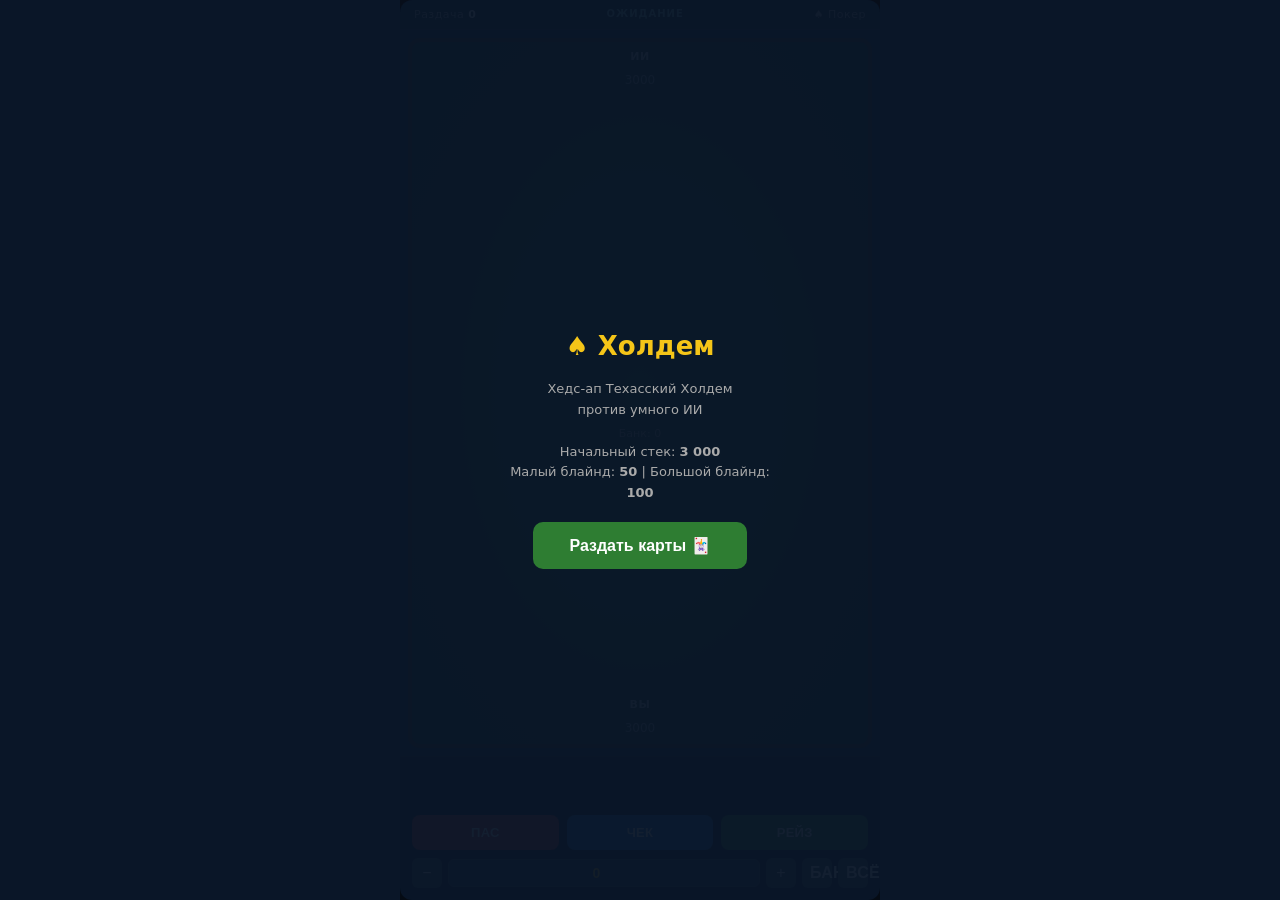
<file: poker_bot/static/index.html>
<!DOCTYPE html>
<html lang="ru">
<head>
<meta charset="UTF-8"/>
<meta name="viewport" content="width=device-width,initial-scale=1,maximum-scale=1,user-scalable=no"/>
<title>Покер</title>
<script src="https://telegram.org/js/telegram-web-app.js"></script>
<style>
/* ── Reset & Base ─────────────────────────────────────────────── */
*,*::before,*::after{box-sizing:border-box;margin:0;padding:0}
html,body{height:100%;overflow:hidden;font-family:'Segoe UI',system-ui,sans-serif;background:#0a1628;color:#e8e8e8;-webkit-tap-highlight-color:transparent}

/* ── Layout ──────────────────────────────────────────────────── */
#app{display:flex;flex-direction:column;height:100vh;max-width:480px;margin:0 auto;position:relative}

/* ── Top Bar ─────────────────────────────────────────────────── */
#topbar{display:flex;justify-content:space-between;align-items:center;padding:8px 14px;background:rgba(0,0,0,.35);border-bottom:1px solid rgba(255,255,255,.07);flex-shrink:0}
#topbar .hand-info{font-size:11px;color:#aaa;letter-spacing:.5px}
#topbar .hand-info span{color:#fff;font-weight:600}

/* ── Table Area ───────────────────────────────────────────────── */
#table{flex:1;display:flex;flex-direction:column;justify-content:space-between;padding:8px 12px;background:radial-gradient(ellipse at 50% 50%,#1a5c35 0%,#0f3d22 60%,#0a2818 100%);border:4px solid #2a1800;border-radius:12px;margin:8px;overflow:hidden;position:relative}

/* ── Player zones ─────────────────────────────────────────────── */
.player-zone{display:flex;flex-direction:column;align-items:center;gap:4px}
.player-zone .name{font-size:11px;font-weight:600;letter-spacing:.5px;color:#ccc;text-transform:uppercase}
.player-zone .chips{font-size:18px;font-weight:700;color:#f5c518}
.player-zone .chips span{font-size:12px;color:#aaa;font-weight:400}
.player-zone .dealer-badge{background:#e63946;color:#fff;font-size:9px;font-weight:700;padding:1px 5px;border-radius:8px;letter-spacing:.5px}
.player-zone .cards-row{display:flex;gap:5px;justify-content:center;min-height:72px;align-items:center}

/* ── Middle (community + pot) ─────────────────────────────────── */
#middle{display:flex;flex-direction:column;align-items:center;gap:6px}
#community-row{display:flex;gap:6px;justify-content:center;min-height:72px;align-items:center}
#pot-info{font-size:13px;color:#f5c518;font-weight:700;text-shadow:0 1px 4px rgba(0,0,0,.5)}
#pot-info span{color:#aaa;font-weight:400;font-size:11px}

/* ── Cards ────────────────────────────────────────────────────── */
.card{width:46px;height:66px;border-radius:6px;border:1.5px solid rgba(0,0,0,.3);display:flex;flex-direction:column;justify-content:space-between;padding:3px 4px;font-weight:700;font-size:14px;line-height:1;cursor:default;transition:transform .15s;box-shadow:0 2px 8px rgba(0,0,0,.4)}
.card.small{width:40px;height:58px;font-size:12px}
.card.anim-deal{animation:deal .25s ease-out}
@keyframes deal{from{opacity:0;transform:scale(.5) translateY(-20px)}to{opacity:1;transform:scale(1) translateY(0)}}
.card .rank{font-size:inherit}
.card .suit-center{font-size:20px;text-align:center;flex:1;display:flex;align-items:center;justify-content:center}
.card.small .suit-center{font-size:16px}
.card .rank-bot{transform:rotate(180deg);font-size:inherit;align-self:flex-end}
/* Red suits */
.card.red{background:#fff;color:#c0392b}
/* Black suits */
.card.black{background:#fff;color:#1a1a2e}
/* Back of card */
.card.back{background:linear-gradient(135deg,#1a3a8f 25%,#102366 25%,#102366 50%,#1a3a8f 50%,#1a3a8f 75%,#102366 75%);background-size:10px 10px;border-color:#1a3a8f;color:transparent}
/* Empty placeholder */
.card.empty{background:rgba(255,255,255,.06);border:1.5px dashed rgba(255,255,255,.15);color:transparent}

/* ── Thinking indicator ───────────────────────────────────────── */
#thinking{display:none;align-items:center;gap:6px;padding:4px 10px;background:rgba(0,0,0,.4);border-radius:20px;font-size:11px;color:#aaa}
#thinking.show{display:flex}
.dot{width:5px;height:5px;border-radius:50%;background:#4fc3f7;animation:blink 1.2s infinite}
.dot:nth-child(2){animation-delay:.2s}
.dot:nth-child(3){animation-delay:.4s}
@keyframes blink{0%,80%,100%{opacity:.2}40%{opacity:1}}

/* ── Bottom Panel ─────────────────────────────────────────────── */
#bottom{flex-shrink:0;background:rgba(0,0,0,.5);border-top:1px solid rgba(255,255,255,.08);padding:8px 12px 12px}

/* Action log */
#log{font-size:11px;color:#9e9e9e;height:42px;overflow:hidden;display:flex;flex-direction:column;justify-content:flex-end;gap:1px;margin-bottom:8px}
#log .log-entry{white-space:nowrap;overflow:hidden;text-overflow:ellipsis}
#log .log-entry.you{color:#81d4fa}
#log .log-entry.ai{color:#ef9a9a}
#log .log-entry.sys{color:#a5d6a7}

/* Action buttons */
#actions{display:flex;gap:8px;justify-content:stretch}
.action-btn{flex:1;padding:10px 4px;border:none;border-radius:8px;font-size:13px;font-weight:700;cursor:pointer;transition:all .12s;letter-spacing:.3px;text-transform:uppercase}
.action-btn:active{transform:scale(.95)}
#btn-fold{background:#c62828;color:#fff}
#btn-fold:hover{background:#e53935}
#btn-check-call{background:#1565c0;color:#fff}
#btn-check-call:hover{background:#1976d2}
#btn-raise{background:#2e7d32;color:#fff}
#btn-raise:hover{background:#388e3c}
.action-btn:disabled{opacity:.35;cursor:not-allowed;transform:none}

/* Raise controls */
#raise-controls{display:flex;align-items:center;gap:6px;margin-top:8px}
#raise-controls button{width:30px;height:30px;border:none;border-radius:6px;background:#37474f;color:#fff;font-size:16px;cursor:pointer;flex-shrink:0}
#raise-controls button:active{background:#546e7a}
#raise-amount{flex:1;text-align:center;background:#1e2d40;border:1px solid #37474f;border-radius:6px;color:#f5c518;font-size:14px;font-weight:700;padding:5px 0;outline:none}
#btn-pot,#btn-allin{padding:5px 8px;border:none;border-radius:6px;font-size:10px;font-weight:700;cursor:pointer;letter-spacing:.3px;flex-shrink:0}
#btn-pot{background:#5c3d11;color:#f9a825}
#btn-allin{background:#4a148c;color:#e040fb}

/* ── Overlays ─────────────────────────────────────────────────── */
#overlay{display:none;position:absolute;inset:0;background:rgba(0,0,0,.82);z-index:10;flex-direction:column;align-items:center;justify-content:center;gap:12px;padding:20px;border-radius:12px}
#overlay.show{display:flex}
#overlay .result-title{font-size:26px;font-weight:800;letter-spacing:1px}
#overlay .result-title.win{color:#69f0ae}
#overlay .result-title.lose{color:#ff5252}
#overlay .result-title.tie{color:#ffd740}
#overlay .result-cards{display:flex;flex-direction:column;align-items:center;gap:8px;width:100%}
#overlay .result-row{display:flex;gap:5px;align-items:center;justify-content:center}
#overlay .result-label{font-size:11px;color:#aaa;text-align:center}
#overlay .hand-name{font-size:12px;font-weight:700;color:#fff;background:rgba(255,255,255,.12);padding:2px 10px;border-radius:20px;margin-top:2px}
#overlay .pot-won{font-size:18px;font-weight:700;color:#f5c518}
#overlay .next-btn{padding:12px 28px;background:#1565c0;color:#fff;border:none;border-radius:10px;font-size:15px;font-weight:700;cursor:pointer;letter-spacing:.5px;margin-top:4px}
#overlay .next-btn:active{transform:scale(.96)}
#overlay .next-btn.new-game{background:#37474f}

/* ── Start screen ─────────────────────────────────────────────── */
#start-screen{display:none;position:absolute;inset:0;background:rgba(10,22,40,.96);z-index:20;flex-direction:column;align-items:center;justify-content:center;gap:18px;padding:28px;border-radius:12px;text-align:center}
#start-screen.show{display:flex}
#start-screen h1{font-size:26px;font-weight:800;color:#f5c518}
#start-screen p{font-size:13px;color:#aaa;line-height:1.6;max-width:280px}
#start-screen .deal-btn{padding:14px 36px;background:#2e7d32;color:#fff;border:none;border-radius:10px;font-size:16px;font-weight:700;cursor:pointer}

/* ── Phase badge ─────────────────────────────────────────────── */
#phase-badge{font-size:10px;font-weight:700;letter-spacing:1px;text-transform:uppercase;color:#80cbc4;margin-bottom:2px}
</style>
</head>
<body>
<div id="app">
  <!-- Top bar -->
  <div id="topbar">
    <div class="hand-info">Раздача <span id="hand-num">0</span></div>
    <div id="phase-badge">ОЖИДАНИЕ</div>
    <div class="hand-info">♠ Покер</div>
  </div>

  <!-- Table -->
  <div id="table">
    <!-- AI Zone (top) -->
    <div class="player-zone" id="ai-zone">
      <div style="display:flex;gap:6px;align-items:center">
        <span class="name">ИИ</span>
        <span id="ai-dealer" class="dealer-badge" style="display:none">SB</span>
      </div>
      <div class="chips"><span id="ai-chips">3000</span></div>
      <div class="cards-row" id="ai-cards-row"></div>
      <div id="thinking"><div class="dot"></div><div class="dot"></div><div class="dot"></div><span>думает…</span></div>
    </div>

    <!-- Middle (community + pot) -->
    <div id="middle">
      <div id="community-row"></div>
      <div id="pot-info"><span>Банк: </span><span id="pot-val">0</span></div>
    </div>

    <!-- Player Zone (bottom) -->
    <div class="player-zone" id="player-zone">
      <div class="cards-row" id="player-cards-row"></div>
      <div style="display:flex;gap:6px;align-items:center">
        <span class="name">Вы</span>
        <span id="player-dealer" class="dealer-badge" style="display:none">SB</span>
      </div>
      <div class="chips"><span id="player-chips">3000</span></div>
    </div>

    <!-- Result overlay (inside table) -->
    <div id="overlay">
      <div class="result-title" id="result-title">—</div>
      <div class="result-cards" id="result-cards"></div>
      <div class="pot-won" id="pot-won"></div>
      <button class="next-btn" id="next-btn" onclick="nextHand()">Следующая раздача ▶</button>
    </div>
  </div>

  <!-- Bottom Panel -->
  <div id="bottom">
    <div id="log"></div>
    <div id="actions">
      <button class="action-btn" id="btn-fold" onclick="act('fold')">Пас</button>
      <button class="action-btn" id="btn-check-call" onclick="actCheckCall()">Чек</button>
      <button class="action-btn" id="btn-raise" onclick="actRaise()">Рейз</button>
    </div>
    <div id="raise-controls">
      <button onclick="adjRaise(-1)">−</button>
      <input id="raise-amount" type="number" min="0" value="0" oninput="clampRaise()"/>
      <button onclick="adjRaise(1)">+</button>
      <button id="btn-pot" onclick="setPotRaise()">БАНК</button>
      <button id="btn-allin" onclick="setAllin()">ВСЁ</button>
    </div>
  </div>

  <!-- Start screen -->
  <div id="start-screen" class="show">
    <h1>♠ Холдем</h1>
    <p>Хедс-ап Техасский Холдем<br/>против умного ИИ<br/><br/>Начальный стек: <b>3 000</b><br/>Малый блайнд: <b>50</b> | Большой блайнд: <b>100</b></p>
    <button class="deal-btn" onclick="dealFirst()">Раздать карты 🃏</button>
  </div>
</div>

<script>
// ── Telegram Web App init ─────────────────────────────────────────────────
const tg = window.Telegram?.WebApp;
if (tg) {
  tg.ready();
  tg.expand();
  tg.setHeaderColor('#0a1628');
  tg.setBackgroundColor('#0a1628');
  tg.disableVerticalSwipes?.();
}
const tgUser = tg?.initDataUnsafe?.user;
const USER_ID = tgUser?.id ? String(tgUser.id) : ('guest_' + Math.random().toString(36).slice(2,8));

// ── WebSocket ──────────────────────────────────────────────────────────────
const proto = location.protocol === 'https:' ? 'wss' : 'ws';
// Path-aware WS URL so it works both directly and behind /poker/ proxy
const basePath = location.pathname.replace(/\/?$/, '/');
const WS_URL = `${proto}://${location.host}${basePath}ws/${USER_ID}`;

let ws = null;
let state = null;
let minRaise = 100;
let potRaise = 200;
let maxRaise = 3000;
let toCall = 0;
let playerBet = 0;

function connect() {
  ws = new WebSocket(WS_URL);
  ws.onopen = () => console.log('[ws] connected');
  ws.onmessage = e => handleMsg(JSON.parse(e.data));
  ws.onclose = () => setTimeout(connect, 2000);
  ws.onerror = err => console.error('[ws]', err);
}

function send(obj) {
  if (ws && ws.readyState === 1) ws.send(JSON.stringify(obj));
}

// ── Message handling ────────────────────────────────────────────────────────
function handleMsg(msg) {
  if (msg.type === 'state') {
    state = msg.game;
    render(state);
  } else if (msg.type === 'ai_thinking') {
    showThinking(true);
  } else if (msg.type === 'error') {
    console.warn('[server]', msg.message);
  }
}

// ── Phase translation ─────────────────────────────────────────────────────
const PHASES_RU = {
  preflop: 'ПРЕФЛОП',
  flop: 'ФЛОП',
  turn: 'ТЁРН',
  river: 'РИВЕР',
  showdown: 'ВСКРЫТИЕ',
  waiting: 'ОЖИДАНИЕ'
};

function phaseRu(phase) {
  return PHASES_RU[(phase || 'waiting').toLowerCase()] || (phase || 'ОЖИДАНИЕ').toUpperCase();
}

// ── Render ──────────────────────────────────────────────────────────────────
function render(g) {
  showThinking(false);

  el('hand-num').textContent = g.hand_num || 0;
  el('ai-chips').textContent = fmt(g.ai_stack);
  el('player-chips').textContent = fmt(g.player_stack);
  el('pot-val').textContent = fmt(g.pot || 0);
  el('phase-badge').textContent = phaseRu(g.phase);

  // Dealer badges (SB)
  const dealer = g.dealer;
  showEl('ai-dealer', dealer === 'ai');
  showEl('player-dealer', dealer === 'player');

  // Cards
  renderCards('ai-cards-row', g.ai_cards || [], g.phase !== 'showdown' && !(g.ai_cards_revealed));
  renderCards('player-cards-row', g.player_cards || [], false);
  renderCommunity(g.community || []);

  // Raise vars
  toCall = g.to_call || 0;
  minRaise = g.min_raise || (g.big_blind || 100);
  potRaise = g.pot_raise || minRaise;
  maxRaise = (g.player_stack || 0) + (g.player_bet || 0);
  playerBet = g.player_bet || 0;

  const myTurn = g.to_act === 'player' && !g.winner && !g.game_over;
  setButtons(myTurn, toCall);

  // Initialize raise amount
  if (myTurn) {
    let cur = parseInt(el('raise-amount').value) || 0;
    if (cur < minRaise) el('raise-amount').value = minRaise;
    clampRaise();
  }

  // Log
  if (g.actions) renderLog(g.actions);

  // Show result overlay
  if (g.winner) {
    showResult(g);
  } else {
    hideOverlay();
  }

  // Game over
  if (g.game_over) {
    showGameOver(g);
  }

  // Hide start screen once we have a real hand
  if (g.phase && g.phase !== 'waiting') {
    hideStartScreen();
  }
}

function renderCards(containerId, cards, faceDown) {
  const row = el(containerId);
  const prevCount = row.children.length;
  row.innerHTML = '';

  cards.forEach((c, i) => {
    const div = makeCard(c, faceDown, i >= prevCount);
    row.appendChild(div);
  });

  if (cards.length === 0) {
    for (let i = 0; i < 2; i++) {
      const d = document.createElement('div');
      d.className = 'card empty';
      row.appendChild(d);
    }
  }
}

function renderCommunity(cards) {
  const row = el('community-row');
  const prevCount = row.children.length;
  row.innerHTML = '';

  const total = 5;
  for (let i = 0; i < total; i++) {
    if (i < cards.length) {
      row.appendChild(makeCard(cards[i], false, i >= prevCount, true));
    } else {
      const d = document.createElement('div');
      d.className = 'card small empty';
      row.appendChild(d);
    }
  }
}

const SUIT_SYMBOLS = { h: '♥', d: '♦', c: '♣', s: '♠' };
const RED_SUITS = new Set(['h', 'd']);
const RANK_DISPLAY = { T: '10', J: 'J', Q: 'Q', K: 'K', A: 'A' };

function makeCard(code, faceDown, animate, small) {
  const d = document.createElement('div');
  if (faceDown || code === 'back') {
    d.className = 'card back' + (small ? ' small' : '') + (animate ? ' anim-deal' : '');
    return d;
  }
  const rank = code.slice(0, -1);
  const suit = code.slice(-1);
  const sym = SUIT_SYMBOLS[suit] || suit;
  const rDisp = RANK_DISPLAY[rank] || rank;
  const colorClass = RED_SUITS.has(suit) ? 'red' : 'black';
  d.className = `card ${colorClass}` + (small ? ' small' : '') + (animate ? ' anim-deal' : '');
  d.innerHTML = `<div class="rank">${rDisp}</div><div class="suit-center">${sym}</div><div class="rank-bot">${rDisp}</div>`;
  return d;
}

// ── Log translation ──────────────────────────────────────────────────────
function translateLog(a) {
  return a
    .replace(/^player/, 'Вы')
    .replace(/^ai/, 'ИИ')
    .replace(/^Player/, 'Вы')
    .replace(/^AI/, 'ИИ')
    .replace('posts small blind', 'ставит малый блайнд')
    .replace('posts big blind', 'ставит большой блайнд')
    .replace('raises all-in to', 'олл-ин до')
    .replace('raises to', 'рейзит до')
    .replace('calls all-in', 'колл олл-ин')
    .replace('calls', 'коллирует')
    .replace('checks', 'чекует')
    .replace('folds', 'пасует')
    .replace(' wins ', ' выигрывает ')
    .replace(' chips', ' фишек')
    .replace('Split pot —', 'Раздел —')
    .replace(' each', ' каждому');
}

function renderLog(actions) {
  const logEl = el('log');
  logEl.innerHTML = '';
  const last = actions.slice(-4);
  last.forEach(a => {
    const d = document.createElement('div');
    const isYou = a.startsWith('player') || a.startsWith('Player');
    const isAi = a.startsWith('ai') || a.startsWith('AI');
    d.className = 'log-entry ' + (isYou ? 'you' : isAi ? 'ai' : 'sys');
    d.textContent = '▸ ' + translateLog(a);
    logEl.appendChild(d);
  });
}

// ── Result overlay ──────────────────────────────────────────────────────────
function showResult(g) {
  const winner = g.winner;
  const titleEl = el('result-title');
  const cardsEl = el('result-cards');
  const potEl = el('pot-won');
  const nextBtn = el('next-btn');

  if (winner === 'player') {
    titleEl.textContent = '🏆 Вы выиграли!';
    titleEl.className = 'result-title win';
  } else if (winner === 'ai') {
    titleEl.textContent = '😞 ИИ выиграл';
    titleEl.className = 'result-title lose';
  } else {
    titleEl.textContent = '🤝 Ничья!';
    titleEl.className = 'result-title tie';
  }

  potEl.textContent = `Банк: ${fmt(g.pot || 0)}`;

  cardsEl.innerHTML = '';
  if (g.ended_by === 'showdown') {
    // AI hand
    const aiRow = document.createElement('div');
    aiRow.className = 'result-row';
    (g.ai_cards_actual || g.ai_cards || []).forEach(c => aiRow.appendChild(makeCard(c, false, false, true)));
    const aiLabel = document.createElement('div');
    aiLabel.className = 'result-label';
    aiLabel.innerHTML = 'ИИ' + (g.ai_hand_name ? `<div class="hand-name">${g.ai_hand_name}</div>` : '');
    cardsEl.appendChild(aiRow);
    cardsEl.appendChild(aiLabel);

    // Player hand
    const plRow = document.createElement('div');
    plRow.className = 'result-row';
    (g.player_cards || []).forEach(c => plRow.appendChild(makeCard(c, false, false, true)));
    const plLabel = document.createElement('div');
    plLabel.className = 'result-label';
    plLabel.innerHTML = 'Вы' + (g.player_hand_name ? `<div class="hand-name">${g.player_hand_name}</div>` : '');
    cardsEl.appendChild(plLabel);
    cardsEl.appendChild(plRow);
  }

  if (g.game_over) {
    nextBtn.textContent = 'Новая игра 🔄';
    nextBtn.className = 'next-btn new-game';
  } else {
    nextBtn.textContent = 'Следующая раздача ▶';
    nextBtn.className = 'next-btn';
  }

  el('overlay').classList.add('show');
}

function hideOverlay() {
  el('overlay').classList.remove('show');
}

function showGameOver(g) {
  const titleEl = el('result-title');
  const nextBtn = el('next-btn');
  if (g.player_stack <= 0) {
    titleEl.textContent = '💸 Разорён!';
    titleEl.className = 'result-title lose';
  } else {
    titleEl.textContent = '🏆 Вы победили!';
    titleEl.className = 'result-title win';
  }
  nextBtn.textContent = 'Новая игра 🔄';
  nextBtn.className = 'next-btn new-game';
  el('overlay').classList.add('show');
}

// ── Raise button with delta ──────────────────────────────────────────────
function updateRaiseBtn() {
  const raiseTo = parseInt(el('raise-amount').value) || minRaise;
  const delta = raiseTo - playerBet;
  el('btn-raise').textContent = `РЕЙЗ +${fmt(Math.max(0, delta))}`;
}

// ── Buttons ─────────────────────────────────────────────────────────────────
function setButtons(myTurn, toCallAmt) {
  const fold = el('btn-fold');
  const cc = el('btn-check-call');
  const raise = el('btn-raise');
  const rControls = el('raise-controls');

  fold.disabled = !myTurn;
  cc.disabled = !myTurn;
  raise.disabled = !myTurn;

  if (toCallAmt > 0) {
    cc.textContent = `КОЛЛ ${fmt(toCallAmt)}`;
  } else {
    cc.textContent = 'ЧЕК';
  }

  rControls.style.display = myTurn ? 'flex' : 'none';
  if (myTurn) updateRaiseBtn();
}

// ── Actions ──────────────────────────────────────────────────────────────────
function act(action, amount) {
  send({ type: 'action', action, amount: amount || 0 });
  setButtons(false, 0);
}

function actCheckCall() {
  if (toCall > 0) act('call');
  else act('check');
}

function actRaise() {
  const amt = parseInt(el('raise-amount').value) || minRaise;
  act('raise', amt);
}

function adjRaise(dir) {
  const step = Math.max(state?.big_blind || 100, 50);
  let cur = parseInt(el('raise-amount').value) || minRaise;
  cur += dir * step;
  cur = Math.max(minRaise, Math.min(cur, maxRaise));
  el('raise-amount').value = cur;
  updateRaiseBtn();
}

function clampRaise() {
  let v = parseInt(el('raise-amount').value) || minRaise;
  v = Math.max(minRaise, Math.min(v, maxRaise));
  el('raise-amount').value = v;
  updateRaiseBtn();
}

function setPotRaise() {
  el('raise-amount').value = Math.min(potRaise, maxRaise);
  clampRaise();
}

function setAllin() {
  el('raise-amount').value = maxRaise;
  updateRaiseBtn();
}

// ── Navigation ───────────────────────────────────────────────────────────────
function dealFirst() {
  hideStartScreen();
  send({ type: 'new_hand' });
}

function nextHand() {
  hideOverlay();
  if (state && (state.game_over || state.player_stack <= 0 || state.ai_stack <= 0)) {
    send({ type: 'new_game' });
  } else {
    send({ type: 'new_hand' });
  }
}

function showThinking(yes) {
  el('thinking').className = yes ? 'show' : '';
}

function hideStartScreen() {
  el('start-screen').classList.remove('show');
}

// ── Utils ────────────────────────────────────────────────────────────────────
function el(id) { return document.getElementById(id); }
function showEl(id, show) { el(id).style.display = show ? '' : 'none'; }
function fmt(n) {
  if (n >= 1000) return (n / 1000).toFixed(1).replace(/\.0$/, '') + 'k';
  return n;
}

// ── Init ─────────────────────────────────────────────────────────────────────
connect();
</script>
</body>
</html>
</file>
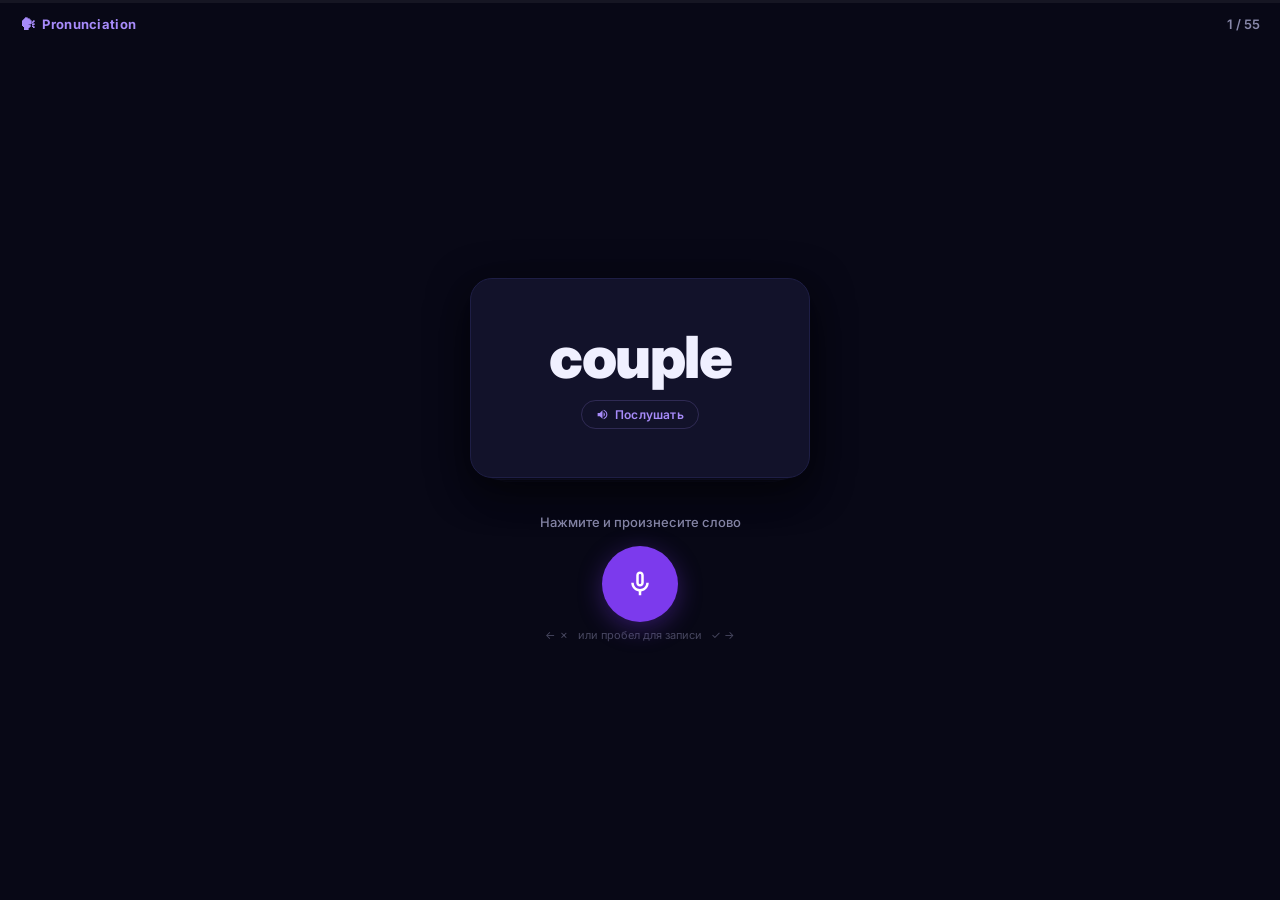
<file: pronunciation_app/static/index.html>
<!DOCTYPE html>
<html lang="ru">
<head>
  <meta charset="UTF-8">
  <meta name="viewport" content="width=device-width, initial-scale=1.0, maximum-scale=1.0, user-scalable=no">
  <title>Pronunciation Practice</title>
  <link rel="preconnect" href="https://fonts.googleapis.com">
  <link href="https://fonts.googleapis.com/css2?family=Inter:wght@400;500;600;700;800;900&display=swap" rel="stylesheet">
  <style>
    :root {
      --bg:          #080816;
      --card-bg:     #12122a;
      --card-border: #1e1e45;
      --card-shadow: rgba(0,0,0,0.5);
      --accent:      #7c3aed;
      --accent-glow: rgba(124,58,237,0.35);
      --accent-lite: #a78bfa;
      --green:       #22c55e;
      --green-glow:  rgba(34,197,94,0.3);
      --red:         #ef4444;
      --red-glow:    rgba(239,68,68,0.3);
      --text:        #f0f0ff;
      --muted:       #8888aa;
      --radius:      22px;
    }

    *, *::before, *::after { box-sizing: border-box; margin: 0; padding: 0; }

    html, body {
      height: 100%;
      overflow: hidden;
    }

    body {
      font-family: 'Inter', system-ui, sans-serif;
      background: var(--bg);
      color: var(--text);
      display: flex;
      flex-direction: column;
      align-items: center;
      justify-content: center;
      min-height: 100dvh;
      user-select: none;
      -webkit-tap-highlight-color: transparent;
    }

    /* ── Progress bar ──────────────────────────────────────── */
    .progress-bar {
      position: fixed;
      top: 0; left: 0; right: 0;
      height: 3px;
      background: rgba(255,255,255,0.06);
      z-index: 100;
    }
    .progress-fill {
      height: 100%;
      background: linear-gradient(90deg, var(--accent), var(--accent-lite));
      transition: width 0.5s ease;
      border-radius: 0 2px 2px 0;
    }

    /* ── Header ────────────────────────────────────────────── */
    .header {
      position: fixed;
      top: 0; left: 0; right: 0;
      display: flex;
      align-items: center;
      justify-content: space-between;
      padding: 14px 20px 0;
      z-index: 99;
    }
    .logo {
      font-size: 13px;
      font-weight: 700;
      color: var(--accent-lite);
      letter-spacing: 0.3px;
      display: flex;
      align-items: center;
      gap: 6px;
    }
    .logo-icon { font-size: 16px; }
    .counter {
      font-size: 13px;
      font-weight: 600;
      color: var(--muted);
    }

    /* ── Game area ─────────────────────────────────────────── */
    .game-area {
      display: flex;
      flex-direction: column;
      align-items: center;
      gap: 36px;
      padding-top: 20px;
    }

    /* ── Card stack ────────────────────────────────────────── */
    .card-stack {
      position: relative;
      width: min(340px, calc(100vw - 40px));
      height: 200px;
    }

    .card {
      position: absolute;
      inset: 0;
      background: var(--card-bg);
      border: 1px solid var(--card-border);
      border-radius: var(--radius);
      display: flex;
      flex-direction: column;
      align-items: center;
      justify-content: center;
      gap: 14px;
      padding: 28px 24px;
      box-shadow: 0 10px 40px var(--card-shadow);
      will-change: transform;
    }

    /* Ghost cards for stack depth */
    .card-ghost-2 {
      transform: translateY(14px) scale(0.90);
      opacity: 0.25;
      z-index: 1;
    }
    .card-ghost-1 {
      transform: translateY(7px) scale(0.95);
      opacity: 0.5;
      z-index: 2;
    }
    .card-main {
      z-index: 3;
      cursor: default;
    }

    /* Word text */
    .word-text {
      font-size: clamp(38px, 12vw, 58px);
      font-weight: 900;
      letter-spacing: -1.5px;
      text-align: center;
      line-height: 1;
      color: var(--text);
    }

    /* Listen button */
    .listen-btn {
      display: flex;
      align-items: center;
      gap: 6px;
      background: none;
      border: 1px solid rgba(167,139,250,0.2);
      color: var(--accent-lite);
      font-size: 12px;
      font-weight: 600;
      padding: 6px 14px;
      border-radius: 20px;
      cursor: pointer;
      font-family: inherit;
      letter-spacing: 0.2px;
      transition: all 0.2s;
      outline: none;
    }
    .listen-btn:hover {
      background: rgba(124,58,237,0.12);
      border-color: var(--accent-lite);
    }
    .listen-btn:active { transform: scale(0.96); }

    /* Swipe overlays */
    .swipe-overlay {
      position: absolute;
      inset: 0;
      border-radius: var(--radius);
      display: flex;
      align-items: center;
      justify-content: center;
      opacity: 0;
      transition: opacity 0.15s;
      pointer-events: none;
      z-index: 10;
    }
    .swipe-overlay-correct {
      background: rgba(34,197,94,0.18);
      border: 2px solid var(--green);
    }
    .swipe-overlay-incorrect {
      background: rgba(239,68,68,0.18);
      border: 2px solid var(--red);
    }
    .swipe-icon {
      font-size: 64px;
      font-weight: 900;
      line-height: 1;
    }
    .swipe-overlay-correct .swipe-icon { color: var(--green); }
    .swipe-overlay-incorrect .swipe-icon { color: var(--red); }

    /* Card animations */
    @keyframes swipeRight {
      0%   { transform: translateX(0) rotate(0deg); opacity: 1; }
      100% { transform: translateX(140%) rotate(28deg); opacity: 0; }
    }
    @keyframes swipeLeft {
      0%   { transform: translateX(0) rotate(0deg); opacity: 1; }
      100% { transform: translateX(-140%) rotate(-28deg); opacity: 0; }
    }
    @keyframes cardAppear {
      0%   { transform: translateY(16px) scale(0.93); opacity: 0; }
      100% { transform: translateY(0) scale(1); opacity: 1; }
    }

    .swiping-right { animation: swipeRight 0.55s cubic-bezier(0.25,0.46,0.45,0.94) forwards; }
    .swiping-left  { animation: swipeLeft  0.55s cubic-bezier(0.25,0.46,0.45,0.94) forwards; }
    .card-appearing { animation: cardAppear 0.4s cubic-bezier(0.34,1.56,0.64,1) forwards; }

    /* ── Record section ────────────────────────────────────── */
    .record-section {
      display: flex;
      flex-direction: column;
      align-items: center;
      gap: 14px;
    }
    .record-label {
      font-size: 13px;
      font-weight: 500;
      color: var(--muted);
      text-align: center;
      min-height: 18px;
      transition: color 0.2s;
    }
    .record-label.active { color: var(--text); }

    .record-btn {
      width: 76px;
      height: 76px;
      border-radius: 50%;
      border: none;
      background: var(--accent);
      color: #fff;
      cursor: pointer;
      display: flex;
      align-items: center;
      justify-content: center;
      box-shadow: 0 0 0 0 var(--accent-glow), 0 6px 24px var(--accent-glow);
      transition: transform 0.18s, box-shadow 0.18s, background 0.2s;
      outline: none;
      position: relative;
    }
    .record-btn:hover:not(:disabled) { transform: scale(1.06); }
    .record-btn:active:not(:disabled) { transform: scale(0.96); }
    .record-btn:disabled { opacity: 0.55; cursor: not-allowed; }

    .record-btn.recording {
      background: var(--red);
      box-shadow: 0 0 0 8px rgba(239,68,68,0.15), 0 6px 24px var(--red-glow);
    }
    .record-btn.loading {
      background: #2a2a4a;
      cursor: wait;
    }

    /* Pulse ring while recording */
    @keyframes pulseRing {
      0%   { transform: scale(1); opacity: 0.7; }
      100% { transform: scale(1.6); opacity: 0; }
    }
    .record-btn.recording::before,
    .record-btn.recording::after {
      content: '';
      position: absolute;
      inset: -4px;
      border-radius: 50%;
      border: 2px solid var(--red);
      animation: pulseRing 1.2s ease-out infinite;
    }
    .record-btn.recording::after {
      animation-delay: 0.4s;
    }

    /* Spinner */
    @keyframes spin { to { transform: rotate(360deg); } }
    .spinner {
      width: 28px; height: 28px;
      border: 3px solid rgba(255,255,255,0.2);
      border-top-color: rgba(255,255,255,0.8);
      border-radius: 50%;
      animation: spin 0.7s linear infinite;
    }

    /* ── Result panel (bottom sheet) ───────────────────────── */
    .result-panel {
      position: fixed;
      bottom: 0; left: 0; right: 0;
      background: #0e0e28;
      border-top: 1px solid var(--card-border);
      border-radius: 28px 28px 0 0;
      padding: 28px 24px max(env(safe-area-inset-bottom), 28px);
      display: flex;
      flex-direction: column;
      align-items: center;
      gap: 14px;
      z-index: 200;
      transform: translateY(100%);
      transition: transform 0.38s cubic-bezier(0.34, 1.56, 0.64, 1);
    }
    .result-panel.visible { transform: translateY(0); }

    .result-drag-handle {
      width: 40px; height: 4px;
      background: rgba(255,255,255,0.15);
      border-radius: 2px;
      margin-bottom: 4px;
    }

    .result-word-row {
      display: flex;
      align-items: center;
      gap: 12px;
    }
    .result-word {
      font-size: 30px;
      font-weight: 900;
      letter-spacing: -0.5px;
    }
    .result-badge {
      width: 34px; height: 34px;
      border-radius: 50%;
      display: flex; align-items: center; justify-content: center;
      font-size: 16px; font-weight: 800;
      flex-shrink: 0;
    }
    .result-badge.correct   { background: var(--green); color: #fff; }
    .result-badge.incorrect { background: var(--red);   color: #fff; }

    .result-ipa {
      font-size: 20px;
      color: var(--accent-lite);
      font-style: italic;
      letter-spacing: 0.3px;
    }

    .result-comment {
      font-size: 14px;
      color: var(--muted);
      text-align: center;
      line-height: 1.55;
      max-width: 310px;
    }

    .result-ai-feedback {
      background: rgba(255,255,255,0.05);
      border: 1px solid rgba(255,255,255,0.08);
      border-radius: 12px;
      padding: 10px 16px;
      font-size: 13px;
      font-style: italic;
      color: rgba(240,240,255,0.75);
      text-align: center;
      max-width: 310px;
      line-height: 1.5;
    }

    .next-btn {
      margin-top: 4px;
      width: 100%;
      max-width: 320px;
      padding: 15px;
      background: var(--accent);
      color: #fff;
      border: none;
      font-size: 15px;
      font-weight: 700;
      border-radius: 50px;
      cursor: pointer;
      font-family: inherit;
      letter-spacing: 0.2px;
      transition: all 0.18s;
      box-shadow: 0 4px 20px var(--accent-glow);
    }
    .next-btn:hover  { background: #6d28d9; transform: translateY(-2px); }
    .next-btn:active { transform: translateY(0); }

    /* ── Manual swipe hint ─────────────────────────────────── */
    .manual-hint {
      font-size: 11px;
      color: rgba(136,136,170,0.5);
      text-align: center;
      margin-top: -8px;
    }

    /* ── Completion screen ─────────────────────────────────── */
    .completion-screen {
      display: none;
      flex-direction: column;
      align-items: center;
      gap: 18px;
      text-align: center;
      padding: 32px 24px;
    }
    .completion-screen.visible { display: flex; }

    .completion-emoji { font-size: 72px; line-height: 1; }
    .completion-title { font-size: 26px; font-weight: 800; }
    .completion-score {
      font-size: 56px;
      font-weight: 900;
      background: linear-gradient(135deg, var(--green), var(--accent-lite));
      -webkit-background-clip: text;
      -webkit-text-fill-color: transparent;
      background-clip: text;
    }
    .completion-sub {
      font-size: 15px;
      color: var(--muted);
      margin-top: -8px;
    }
    .btn-row {
      display: flex;
      gap: 12px;
      margin-top: 8px;
    }
    .restart-btn {
      padding: 13px 28px;
      background: var(--accent);
      color: #fff;
      border: none;
      font-size: 14px;
      font-weight: 700;
      border-radius: 50px;
      cursor: pointer;
      font-family: inherit;
      transition: all 0.18s;
    }
    .restart-btn:hover { background: #6d28d9; }
    .shuffle-btn {
      padding: 13px 28px;
      background: rgba(255,255,255,0.07);
      color: var(--text);
      border: 1px solid rgba(255,255,255,0.12);
      font-size: 14px;
      font-weight: 600;
      border-radius: 50px;
      cursor: pointer;
      font-family: inherit;
      transition: all 0.18s;
    }
    .shuffle-btn:hover { background: rgba(255,255,255,0.12); }

    /* ── Error toast ───────────────────────────────────────── */
    .toast {
      position: fixed;
      bottom: 24px; left: 50%;
      transform: translateX(-50%) translateY(80px);
      background: #1e1e3a;
      border: 1px solid #2e2e5a;
      border-radius: 12px;
      padding: 10px 20px;
      font-size: 13px;
      font-weight: 500;
      color: var(--text);
      z-index: 300;
      transition: transform 0.3s ease;
      white-space: nowrap;
    }
    .toast.show { transform: translateX(-50%) translateY(0); }
  </style>
</head>
<body>

<!-- Progress bar -->
<div class="progress-bar">
  <div class="progress-fill" id="progressFill"></div>
</div>

<!-- Header -->
<div class="header">
  <span class="logo"><span class="logo-icon">🗣</span> Pronunciation</span>
  <span class="counter" id="counter">1 / 55</span>
</div>

<!-- Game area -->
<div class="game-area" id="gameArea">
  <div class="card-stack">
    <div class="card card-ghost-2" id="ghostCard2"></div>
    <div class="card card-ghost-1" id="ghostCard1"></div>
    <div class="card card-main" id="mainCard">
      <div class="word-text" id="wordText">—</div>
      <button class="listen-btn" id="listenBtn">
        <svg width="13" height="13" viewBox="0 0 24 24" fill="currentColor">
          <path d="M3 9v6h4l5 5V4L7 9H3zm13.5 3c0-1.77-1.02-3.29-2.5-4.03v8.05c1.48-.73 2.5-2.25 2.5-4.02zM14 3.23v2.06c2.89.86 5 3.54 5 6.71s-2.11 5.85-5 6.71v2.06c4.01-.91 7-4.49 7-8.77s-2.99-7.86-7-8.77z"/>
        </svg>
        Послушать
      </button>
      <!-- Swipe overlays -->
      <div class="swipe-overlay swipe-overlay-correct"   id="overlayCorrect">
        <span class="swipe-icon">✓</span>
      </div>
      <div class="swipe-overlay swipe-overlay-incorrect" id="overlayIncorrect">
        <span class="swipe-icon">✗</span>
      </div>
    </div>
  </div>

  <div class="record-section">
    <div class="record-label" id="recordLabel">Нажмите и произнесите слово</div>
    <button class="record-btn" id="recordBtn" aria-label="Record pronunciation">
      <svg width="30" height="30" viewBox="0 0 24 24" fill="currentColor">
        <path d="M12 14c1.66 0 3-1.34 3-3V5c0-1.66-1.34-3-3-3S9 3.34 9 5v6c0 1.66 1.34 3 3 3zm-1-9c0-.55.45-1 1-1s1 .45 1 1v6c0 .55-.45 1-1 1s-1-.45-1-1V5zm6 6c0 2.76-2.24 5-5 5s-5-2.24-5-5H5c0 3.53 2.61 6.43 6 6.92V21h2v-3.08c3.39-.49 6-3.39 6-6.92h-2z"/>
      </svg>
    </button>
    <div class="manual-hint">← ✗ &nbsp; или пробел для записи &nbsp; ✓ →</div>
  </div>
</div>

<!-- Completion screen -->
<div class="completion-screen" id="completionScreen">
  <div class="completion-emoji" id="completionEmoji">🎉</div>
  <div class="completion-title">Тренировка завершена!</div>
  <div class="completion-score" id="completionScore">0/0</div>
  <div class="completion-sub" id="completionSub">правильных произношений</div>
  <div class="btn-row">
    <button class="shuffle-btn" onclick="startApp(true)">🔀 Ещё раз</button>
    <button class="restart-btn" onclick="startApp(false)">↩ Сначала</button>
  </div>
</div>

<!-- Result bottom sheet -->
<div class="result-panel" id="resultPanel">
  <div class="result-drag-handle"></div>
  <div class="result-word-row">
    <div class="result-word" id="resultWord"></div>
    <div class="result-badge" id="resultBadge"></div>
  </div>
  <div class="result-ipa" id="resultIpa"></div>
  <div class="result-comment" id="resultComment"></div>
  <div class="result-ai-feedback" id="resultFeedback"></div>
  <button class="next-btn" onclick="nextWord()" id="nextBtn">Следующее слово →</button>
</div>

<!-- Error toast -->
<div class="toast" id="toast"></div>

<script>
// ── Word data ───────────────────────────────────────────────────────────────
const WORDS = [
  { word:"again",       ipa:"əˈɡɛn",          comment:"Обычно произносится через [E]. [EI] допустимо, но реже." },
  { word:"answer",      ipa:"ˈɑːnsə",          comment:"W не читается." },
  { word:"arrive",      ipa:"əˈraɪv",          comment:"Через [AI]. Никакое не «аррив»." },
  { word:"as",          ipa:"æz",              comment:"Через [Z]. Если произнести через [S], получится ass — «осёл»." },
  { word:"aunt",        ipa:"ɑːnt",            comment:"U не читается." },
  { word:"autumn",      ipa:"ˈɔːtəm",          comment:"AU = [O], N не читается. «Ау» в лесу кричат, а тут не надо." },
  { word:"awful",       ipa:"ˈɔːfʊl",          comment:"AW = [O]. Снова без «ау»." },
  { word:"biscuit",     ipa:"ˈbɪskɪt",         comment:"Представьте, что буквы U тут нет. Или Limp Bizkit вспомните." },
  { word:"busy",        ipa:"ˈbɪzi",           comment:"В слове два звука [I]. «Бизнес» от этого слова, кстати." },
  { word:"cafe",        ipa:"ˈkæfeɪ",          comment:"Последняя буква читается как [EI]. Французы намудрили." },
  { word:"chocolate",   ipa:"ˈtʃɒk(ə)lɪt",    comment:"Оканчивается на [IT]. Никакой не «чоколат»." },
  { word:"close",       ipa:"kləʊz / kləʊs",   comment:"Если «закрывать» — [Z], если «близкий» — [S]." },
  { word:"clothes",     ipa:"kləʊðz",          comment:"O = [OU], буква E не читается." },
  { word:"couple",      ipa:"ˈkʌpl",           comment:"Буква O не читается, остальное по правилам." },
  { word:"cousin",      ipa:"ˈkʌzn",           comment:"Буква O не читается, остальное по правилам." },
  { word:"daughter",    ipa:"ˈdɔːtə",          comment:"Не «доча». AUGH = [O], R не читается." },
  { word:"desert",      ipa:"ˈdɛzət",          comment:"Пустыня. Ударение на первый слог." },
  { word:"dessert",     ipa:"dɪˈzɜːt",         comment:"Десерт. В середине [Z], ударение на последний слог." },
  { word:"earn",        ipa:"ɜːn",             comment:"Буква A не читается." },
  { word:"enough",      ipa:"ɪˈnʌf",           comment:"Буква O не читается, GH = [F]." },
  { word:"foreign",     ipa:"ˈfɒrɪn",          comment:"Буквы E и G не читаются." },
  { word:"fruit",       ipa:"fruːt",           comment:"I не читается." },
  { word:"grandmother", ipa:"ˈɡrænˌmʌðə",      comment:"D не читается." },
  { word:"guest",       ipa:"ɡɛst",            comment:"U не читается." },
  { word:"half",        ipa:"hɑːf",            comment:"L не читается." },
  { word:"heart",       ipa:"hɑːt",            comment:"Буква E не читается." },
  { word:"hotel",       ipa:"həʊˈtɛl",         comment:"Ударение на второй слог: –TEL." },
  { word:"hour",        ipa:"ˈaʊə",            comment:"Буква H не читается. Произносится как OUR." },
  { word:"instead",     ipa:"ɪnˈstɛd",         comment:"Буква A не читается." },
  { word:"island",      ipa:"ˈaɪlənd",         comment:"S не читается. Представьте iLand от Apple." },
  { word:"key",         ipa:"kiː",             comment:"EY читается как [EE], аналогично SEE, BE." },
  { word:"laugh",       ipa:"lɑːf",            comment:"U не читается, GH произносится как [F]." },
  { word:"listen",      ipa:"ˈlɪsn",           comment:"T не читается." },
  { word:"machine",     ipa:"məˈʃiːn",         comment:"Не «Машин папа». MaCHINE, ударение на второй слог." },
  { word:"mountain",    ipa:"ˈmaʊntɪn",        comment:"Буква A не читается." },
  { word:"nephew",      ipa:"ˈnɛvjuː",         comment:"Начинается с [NEV] или [NEF], EW как в слове NEW." },
  { word:"often",       ipa:"ˈɒf(t)ən",        comment:"T читается или не читается по желанию. Серьёзно." },
  { word:"once",        ipa:"wʌns",            comment:"Как ONE, только с [S] в конце." },
  { word:"police",      ipa:"pəˈliːs",         comment:"PoLIce. Ударение на второй слог." },
  { word:"quiet",       ipa:"ˈkwaɪət",         comment:"E читается." },
  { word:"quite",       ipa:"kwaɪt",           comment:"E не читается." },
  { word:"sea",         ipa:"siː",             comment:"Читается как SEE. Не надо произносить каждую букву." },
  { word:"shirt",       ipa:"ʃɜːt",            comment:"Не «SHIT с призвуком R». Аналогии: girl, bird." },
  { word:"since",       ipa:"sɪns",            comment:"Через [I], а не [AI]. Иначе похоже на science." },
  { word:"soap",        ipa:"səʊp",            comment:"Oh no, soap!" },
  { word:"soup",        ipa:"suːp",            comment:"Почти как русское «суп»." },
  { word:"stomach",     ipa:"ˈstʌmək",         comment:"O = [A], CH = [K]." },
  { word:"talk",        ipa:"tɔːk",            comment:"L не читается. «Ток-шоу» от этого слова." },
  { word:"those",       ipa:"ðəʊz",            comment:"O = [OU], TH = [ð]." },
  { word:"through",     ipa:"θruː",            comment:"OUGH = [U:]." },
  { word:"Thursday",    ipa:"ˈθɜːzdeɪ",        comment:"Думайте о букве Ё." },
  { word:"tired",       ipa:"ˈtaɪəd",          comment:"Вставьте дополнительный гласный перед D." },
  { word:"Tuesday",     ipa:"ˈtjuːzdeɪ",       comment:"Вспомните Кудряшку Сью (Curly Sue)." },
  { word:"walk",        ipa:"wɔːk",            comment:"Как TALK, только первый звук другой. L не читается." },
  { word:"year",        ipa:"jɪə",             comment:"Произносить через [Й]. Иначе вместо года — ухо." },
];

// ── State ───────────────────────────────────────────────────────────────────
let deck        = [];
let idx         = 0;
let correctCnt  = 0;
let recorder    = null;
let chunks      = [];
let recTimeout  = null;

let isRecording = false;
let isAssessing = false;
let isResult    = false;

// ── DOM ─────────────────────────────────────────────────────────────────────
const $ = id => document.getElementById(id);
const progressFill    = $('progressFill');
const counterEl       = $('counter');
const gameArea        = $('gameArea');
const mainCard        = $('mainCard');
const wordText        = $('wordText');
const listenBtn       = $('listenBtn');
const recordBtn       = $('recordBtn');
const recordLabel     = $('recordLabel');
const overlayCorrect  = $('overlayCorrect');
const overlayIncorrect= $('overlayIncorrect');
const resultPanel     = $('resultPanel');
const completionScreen= $('completionScreen');
const toast           = $('toast');

// ── Init ────────────────────────────────────────────────────────────────────
function startApp(shuffle) {
  deck       = shuffle ? [...WORDS].sort(() => Math.random() - 0.5) : [...WORDS];
  idx        = 0;
  correctCnt = 0;
  completionScreen.classList.remove('visible');
  gameArea.style.display = '';
  showCard();
  updateHUD();
}

function showCard() {
  const w = deck[idx];
  wordText.textContent    = w.word;
  overlayCorrect.style.opacity   = '0';
  overlayIncorrect.style.opacity = '0';
  mainCard.className      = 'card card-main';
  setRecordIdle();
  isResult    = false;
  isRecording = false;
  isAssessing = false;
}

function updateHUD() {
  const total = deck.length;
  counterEl.textContent          = `${idx + 1} / ${total}`;
  progressFill.style.width       = `${(idx / total) * 100}%`;
}

// ── Listen (TTS) ─────────────────────────────────────────────────────────────
listenBtn.addEventListener('click', e => {
  e.stopPropagation();
  const w = deck[idx];
  const utt = new SpeechSynthesisUtterance(w.word);
  utt.lang  = 'en-US';
  utt.rate  = 0.75;
  window.speechSynthesis.speak(utt);
});

// ── Record controls ──────────────────────────────────────────────────────────
function setRecordIdle() {
  recordBtn.className   = 'record-btn';
  recordBtn.disabled    = false;
  recordBtn.innerHTML   = iconMic();
  recordLabel.textContent = 'Нажмите и произнесите слово';
  recordLabel.classList.remove('active');
}

function iconMic() {
  return `<svg width="30" height="30" viewBox="0 0 24 24" fill="currentColor">
    <path d="M12 14c1.66 0 3-1.34 3-3V5c0-1.66-1.34-3-3-3S9 3.34 9 5v6c0 1.66 1.34 3 3 3zm-1-9c0-.55.45-1 1-1s1 .45 1 1v6c0 .55-.45 1-1 1s-1-.45-1-1V5zm6 6c0 2.76-2.24 5-5 5s-5-2.24-5-5H5c0 3.53 2.61 6.43 6 6.92V21h2v-3.08c3.39-.49 6-3.39 6-6.92h-2z"/>
  </svg>`;
}

function iconStop() {
  return `<svg width="26" height="26" viewBox="0 0 24 24" fill="currentColor">
    <rect x="6" y="6" width="12" height="12" rx="3"/>
  </svg>`;
}

async function toggleRecording() {
  if (isAssessing || isResult) return;
  if (isRecording) { stopRec(); return; }

  try {
    const stream = await navigator.mediaDevices.getUserMedia({ audio: true });
    chunks  = [];
    recorder = new MediaRecorder(stream, { mimeType: bestMime() });
    recorder.ondataavailable = e => { if (e.data.size > 0) chunks.push(e.data); };
    recorder.onstop = () => {
      stream.getTracks().forEach(t => t.stop());
      submitAudio(new Blob(chunks, { type: recorder.mimeType }));
    };

    recorder.start();
    isRecording = true;
    recordBtn.className     = 'record-btn recording';
    recordBtn.innerHTML     = iconStop();
    recordLabel.textContent = 'Слушаю… нажмите ещё раз, чтобы остановить';
    recordLabel.classList.add('active');

    // Auto-stop after 8 s
    recTimeout = setTimeout(() => { if (isRecording) stopRec(); }, 8000);

  } catch (err) {
    showToast('Нет доступа к микрофону 😞');
  }
}

function stopRec() {
  if (!isRecording || !recorder) return;
  clearTimeout(recTimeout);
  recorder.stop();
  isRecording = false;
  isAssessing = true;
  recordBtn.className  = 'record-btn loading';
  recordBtn.disabled   = true;
  recordBtn.innerHTML  = `<div class="spinner"></div>`;
  recordLabel.textContent = 'Оцениваю произношение…';
  recordLabel.classList.add('active');
}

function bestMime() {
  for (const t of ['audio/webm;codecs=opus','audio/webm','audio/ogg;codecs=opus','audio/mp4'])
    if (MediaRecorder.isTypeSupported(t)) return t;
  return 'audio/webm';
}

// ── Submit & assess ──────────────────────────────────────────────────────────
async function submitAudio(blob) {
  const w    = deck[idx];
  const form = new FormData();
  const ext  = blob.type.includes('ogg') ? 'ogg' : blob.type.includes('mp4') ? 'mp4' : 'webm';
  form.append('audio',   blob, `rec.${ext}`);
  form.append('word',    w.word);
  form.append('ipa',     w.ipa);
  form.append('comment', w.comment);

  try {
    const res  = await fetch('/pronunciation/api/assess', { method: 'POST', body: form });
    if (!res.ok) throw new Error(`HTTP ${res.status}`);
    const data = await res.json();
    isAssessing = false;
    triggerResult(data.correct, data.feedback || '');
  } catch (err) {
    isAssessing = false;
    showToast('Ошибка сети. Попробуйте ещё раз.');
    setRecordIdle();
  }
}

// ── Result & swipe ────────────────────────────────────────────────────────────
function triggerResult(correct, feedback) {
  isResult = true;
  if (correct) correctCnt++;

  // Flash overlay
  const ov = correct ? overlayCorrect : overlayIncorrect;
  ov.style.opacity = '1';

  setTimeout(() => {
    mainCard.classList.add(correct ? 'swiping-right' : 'swiping-left');
    setTimeout(() => openResultPanel(correct, feedback), 180);
  }, 200);
}

function openResultPanel(correct, feedback) {
  const w = deck[idx];
  $('resultWord').textContent = w.word;

  const badge = $('resultBadge');
  badge.textContent = correct ? '✓' : '✗';
  badge.className   = `result-badge ${correct ? 'correct' : 'incorrect'}`;

  $('resultIpa').textContent     = `/${w.ipa}/`;
  $('resultComment').textContent = w.comment;

  const fbEl = $('resultFeedback');
  if (feedback) { fbEl.textContent = feedback; fbEl.style.display = ''; }
  else           { fbEl.style.display = 'none'; }

  resultPanel.classList.add('visible');
}

// ── Next word ─────────────────────────────────────────────────────────────────
function nextWord() {
  resultPanel.classList.remove('visible');
  idx++;

  if (idx >= deck.length) {
    setTimeout(showCompletion, 350);
    return;
  }

  updateHUD();
  setTimeout(() => {
    showCard();
    mainCard.classList.add('card-appearing');
  }, 300);
}

// ── Completion ────────────────────────────────────────────────────────────────
function showCompletion() {
  gameArea.style.display = 'none';
  completionScreen.classList.add('visible');
  progressFill.style.width = '100%';
  counterEl.textContent    = `${deck.length} / ${deck.length}`;

  const pct = Math.round((correctCnt / deck.length) * 100);
  $('completionScore').textContent = `${correctCnt} / ${deck.length}`;
  $('completionSub').textContent   = `${pct}% правильных произношений`;
  $('completionEmoji').textContent = pct >= 80 ? '🎉' : pct >= 50 ? '💪' : '📚';
}

// ── Manual controls ───────────────────────────────────────────────────────────
// Arrow keys: manual mark;  Space: toggle record;  Enter: next
document.addEventListener('keydown', e => {
  if (e.code === 'Space' && !isResult) {
    e.preventDefault();
    toggleRecording();
  }
  if (e.code === 'Enter' && isResult) {
    nextWord();
  }
  if (!isRecording && !isAssessing && !isResult) {
    if (e.code === 'ArrowRight') triggerResult(true,  'Отмечено вручную ✓');
    if (e.code === 'ArrowLeft')  triggerResult(false, 'Отмечено вручную ✗');
  }
});

recordBtn.addEventListener('click', toggleRecording);

// ── Toast ─────────────────────────────────────────────────────────────────────
function showToast(msg) {
  toast.textContent = msg;
  toast.classList.add('show');
  setTimeout(() => toast.classList.remove('show'), 3500);
}

// ── Boot ──────────────────────────────────────────────────────────────────────
startApp(true);  // start with shuffled deck
</script>
</body>
</html>
</file>
